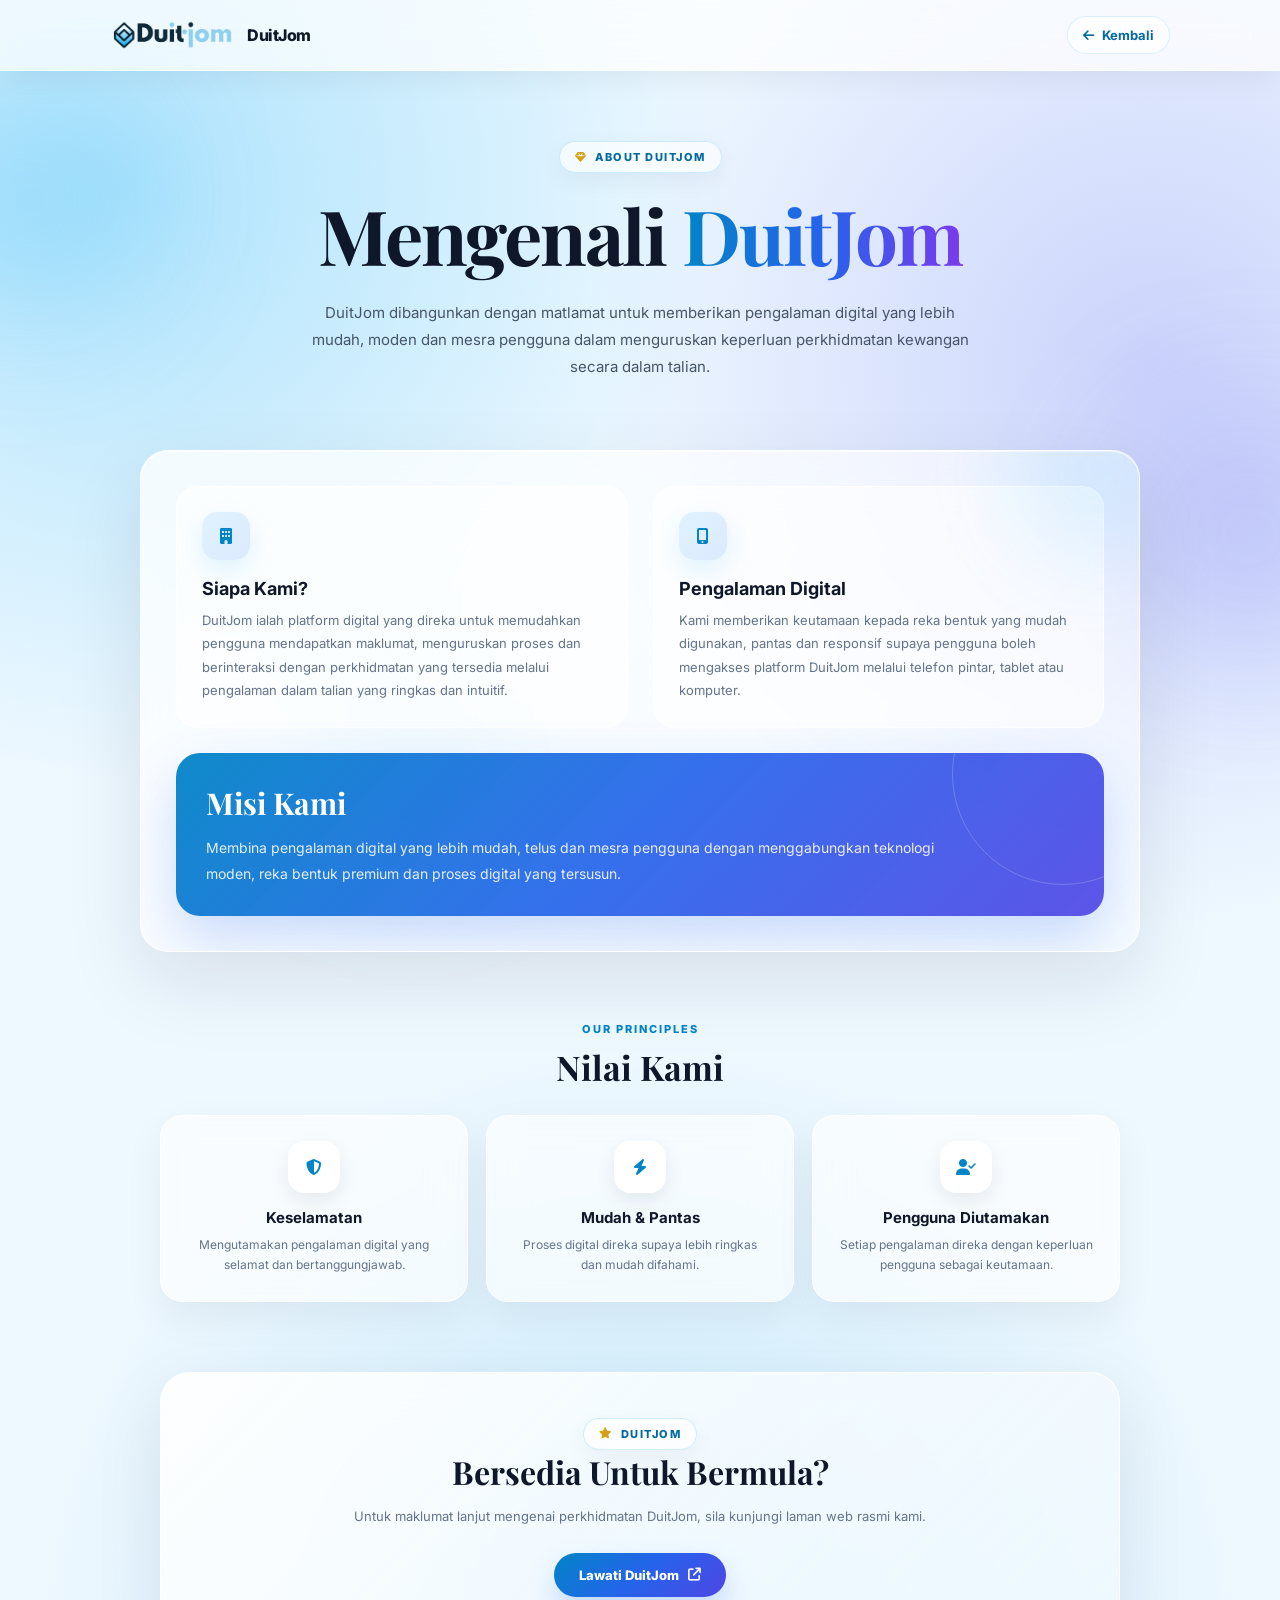
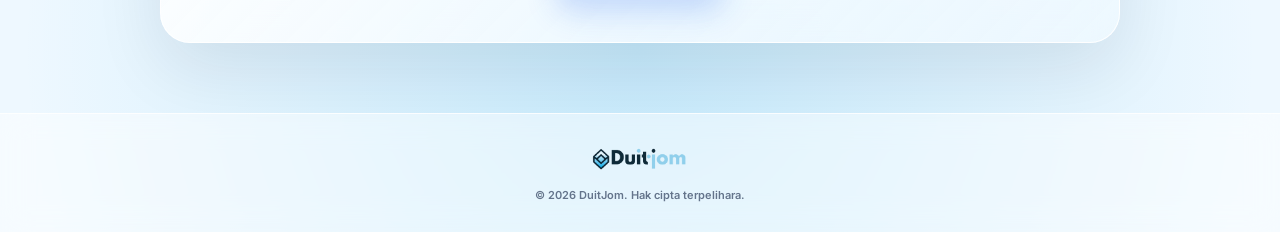
<file: page/about-us.html>
<!DOCTYPE html>
<html lang="ms">
<head>
    <meta charset="UTF-8">
    <meta name="viewport" content="width=device-width, initial-scale=1.0">

    <title>About Us - DuitJom</title>

    <meta
        name="description"
        content="Kenali DuitJom dan pengalaman digital kami dalam menyediakan pengalaman perkhidmatan kewangan yang mudah, moden dan mesra pengguna."
    >

    <!-- Google Font -->
    <link rel="preconnect" href="https://fonts.googleapis.com">
    <link rel="preconnect" href="https://fonts.gstatic.com" crossorigin>
    <link
        href="https://fonts.googleapis.com/css2?family=Inter:wght@400;500;600;700;800&family=Playfair+Display:wght@600;700&display=swap"
        rel="stylesheet"
    >

    <!-- Font Awesome -->
    <link
        rel="stylesheet"
        href="https://cdnjs.cloudflare.com/ajax/libs/font-awesome/6.5.2/css/all.min.css"
    >

    <style>

        /* =====================================================
           GLOBAL
        ===================================================== */

        * {
            box-sizing: border-box;
            margin: 0;
            padding: 0;
        }

        html {
            scroll-behavior: smooth;
        }

        body {
            font-family: "Inter", sans-serif;
            color: #0f172a;
            background:
                radial-gradient(
                    circle at 10% 10%,
                    rgba(56, 189, 248, 0.35),
                    transparent 30%
                ),
                radial-gradient(
                    circle at 90% 20%,
                    rgba(99, 102, 241, 0.25),
                    transparent 30%
                ),
                radial-gradient(
                    circle at 50% 90%,
                    rgba(14, 165, 233, 0.18),
                    transparent 35%
                ),
                #eef8ff;

            min-height: 100vh;
            overflow-x: hidden;
        }

        a {
            text-decoration: none;
            color: inherit;
        }

        /* =====================================================
           BACKGROUND DECORATION
        ===================================================== */

        .background-orb {
            position: fixed;
            border-radius: 50%;
            filter: blur(70px);
            pointer-events: none;
            z-index: -1;
            animation: floatOrb 8s ease-in-out infinite alternate;
        }

        .orb-one {
            width: 220px;
            height: 220px;
            background: rgba(56, 189, 248, 0.25);
            top: 10%;
            left: -80px;
        }

        .orb-two {
            width: 260px;
            height: 260px;
            background: rgba(99, 102, 241, 0.20);
            top: 45%;
            right: -100px;
            animation-delay: 2s;
        }

        .orb-three {
            width: 180px;
            height: 180px;
            background: rgba(14, 165, 233, 0.18);
            bottom: 5%;
            left: 25%;
            animation-delay: 4s;
        }

        @keyframes floatOrb {

            from {
                transform: translateY(-15px) scale(1);
            }

            to {
                transform: translateY(20px) scale(1.08);
            }

        }

        /* =====================================================
           NAVBAR
        ===================================================== */

        .navbar {
            position: sticky;
            top: 0;
            z-index: 100;

            width: 100%;

            background: rgba(255, 255, 255, 0.72);
            backdrop-filter: blur(18px);
            -webkit-backdrop-filter: blur(18px);

            border-bottom: 1px solid rgba(255, 255, 255, 0.8);

            box-shadow:
                0 8px 30px rgba(15, 23, 42, 0.06);
        }

        .navbar-inner {
            max-width: 1100px;
            margin: auto;

            min-height: 70px;

            padding: 0 20px;

            display: flex;
            align-items: center;
            justify-content: space-between;
        }

        .brand {
            display: flex;
            align-items: center;
            gap: 10px;
        }

        .brand img {
            height: 38px;
            width: auto;
            object-fit: contain;
        }

        .brand-text {
            font-weight: 800;
            letter-spacing: -0.5px;
            color: #0f172a;
        }

        .back-button {
            display: inline-flex;
            align-items: center;
            gap: 8px;

            padding: 10px 15px;

            border-radius: 999px;

            background: rgba(255, 255, 255, 0.75);
            border: 1px solid rgba(14, 165, 233, 0.15);

            color: #0369a1;

            font-size: 13px;
            font-weight: 700;

            transition: all 0.25s ease;
        }

        .back-button:hover {
            transform: translateY(-2px);
            background: #ffffff;
            box-shadow: 0 8px 20px rgba(14, 165, 233, 0.15);
        }

        /* =====================================================
           HERO
        ===================================================== */

        .hero {
            max-width: 1100px;
            margin: auto;

            padding: 70px 20px 40px;

            text-align: center;
        }

        .luxury-label {
            display: inline-flex;
            align-items: center;
            gap: 8px;

            padding: 8px 15px;

            border-radius: 999px;

            background: rgba(255, 255, 255, 0.65);
            border: 1px solid rgba(14, 165, 233, 0.18);

            color: #0369a1;

            font-size: 11px;
            font-weight: 800;

            letter-spacing: 1.5px;
            text-transform: uppercase;

            box-shadow: 0 8px 25px rgba(15, 23, 42, 0.05);
        }

        .luxury-label i {
            color: #d4a017;
        }

        .hero h1 {
            margin-top: 22px;

            font-family: "Playfair Display", serif;

            font-size: clamp(42px, 8vw, 76px);

            line-height: 1.05;

            letter-spacing: -2px;

            color: #0f172a;
        }

        .hero h1 span {
            background:
                linear-gradient(
                    90deg,
                    #0284c7,
                    #2563eb,
                    #7c3aed
                );

            -webkit-background-clip: text;
            background-clip: text;

            color: transparent;
        }

        .hero-description {
            max-width: 680px;

            margin: 24px auto 0;

            font-size: 15px;
            line-height: 1.8;

            color: #475569;
        }

        /* =====================================================
           GLASS CARD
        ===================================================== */

        .glass-card {
            position: relative;

            max-width: 1000px;

            margin: 30px auto;

            padding: 35px;

            background:
                linear-gradient(
                    135deg,
                    rgba(255,255,255,0.78),
                    rgba(255,255,255,0.45)
                );

            border: 1px solid rgba(255,255,255,0.85);

            border-radius: 28px;

            backdrop-filter: blur(25px);
            -webkit-backdrop-filter: blur(25px);

            box-shadow:
                0 30px 80px rgba(15, 23, 42, 0.10),
                inset 0 1px 0 rgba(255,255,255,0.9);

            overflow: hidden;
        }

        .glass-card::before {
            content: "";

            position: absolute;

            width: 180px;
            height: 180px;

            border-radius: 50%;

            background: rgba(56, 189, 248, 0.12);

            filter: blur(40px);

            top: -70px;
            right: -50px;

            pointer-events: none;
        }

        /* =====================================================
           ABOUT CONTENT
        ===================================================== */

        .about-grid {
            display: grid;

            grid-template-columns:
                repeat(2, minmax(0, 1fr));

            gap: 25px;
        }

        .about-box {
            padding: 25px;

            border-radius: 22px;

            background: rgba(255,255,255,0.58);

            border: 1px solid rgba(255,255,255,0.85);

            transition:
                transform 0.25s ease,
                box-shadow 0.25s ease;
        }

        .about-box:hover {
            transform: translateY(-5px);

            box-shadow:
                0 20px 45px rgba(15,23,42,0.08);
        }

        .icon-box {
            width: 48px;
            height: 48px;

            display: flex;
            align-items: center;
            justify-content: center;

            border-radius: 15px;

            background:
                linear-gradient(
                    135deg,
                    #e0f2fe,
                    #dbeafe
                );

            color: #0284c7;

            margin-bottom: 18px;

            box-shadow:
                0 10px 25px rgba(14,165,233,0.12);
        }

        .about-box h2 {
            font-size: 18px;
            margin-bottom: 10px;

            color: #0f172a;
        }

        .about-box p {
            font-size: 13px;
            line-height: 1.8;
            color: #64748b;
        }

        /* =====================================================
           MISSION
        ===================================================== */

        .mission {
            margin-top: 25px;

            padding: 30px;

            border-radius: 24px;

            background:
                linear-gradient(
                    135deg,
                    rgba(2,132,199,0.95),
                    rgba(37,99,235,0.92),
                    rgba(79,70,229,0.92)
                );

            color: white;

            position: relative;
            overflow: hidden;

            box-shadow:
                0 25px 55px rgba(37,99,235,0.22);
        }

        .mission::after {
            content: "";

            position: absolute;

            width: 220px;
            height: 220px;

            border-radius: 50%;

            border: 1px solid rgba(255,255,255,0.2);

            right: -70px;
            top: -90px;
        }

        .mission h2 {
            font-family: "Playfair Display", serif;

            font-size: 30px;

            margin-bottom: 12px;
        }

        .mission p {
            max-width: 750px;

            font-size: 14px;

            line-height: 1.8;

            color: rgba(255,255,255,0.88);
        }

        /* =====================================================
           VALUES
        ===================================================== */

        .section-title {
            text-align: center;

            margin: 70px auto 25px;

            padding: 0 20px;
        }

        .section-title small {
            display: block;

            color: #0284c7;

            font-size: 11px;

            font-weight: 800;

            letter-spacing: 2px;

            text-transform: uppercase;

            margin-bottom: 8px;
        }

        .section-title h2 {
            font-family: "Playfair Display", serif;

            font-size: 34px;

            color: #0f172a;
        }

        .values-grid {
            max-width: 1000px;

            margin: auto;

            padding: 0 20px;

            display: grid;

            grid-template-columns:
                repeat(3, minmax(0, 1fr));

            gap: 18px;
        }

        .value-card {
            padding: 25px;

            border-radius: 22px;

            background: rgba(255,255,255,0.62);

            border: 1px solid rgba(255,255,255,0.9);

            backdrop-filter: blur(18px);
            -webkit-backdrop-filter: blur(18px);

            box-shadow:
                0 15px 40px rgba(15,23,42,0.06);

            text-align: center;

            transition: 0.25s ease;
        }

        .value-card:hover {
            transform: translateY(-5px);
        }

        .value-card .value-icon {
            width: 52px;
            height: 52px;

            margin: 0 auto 15px;

            display: flex;
            align-items: center;
            justify-content: center;

            border-radius: 16px;

            background: white;

            color: #0284c7;

            box-shadow:
                0 8px 20px rgba(15,23,42,0.08);
        }

        .value-card h3 {
            font-size: 15px;

            margin-bottom: 8px;
        }

        .value-card p {
            font-size: 12px;

            line-height: 1.7;

            color: #64748b;
        }

        /* =====================================================
           CTA
        ===================================================== */

        .cta {
            max-width: 1000px;

            margin: 70px auto;

            padding: 0 20px;
        }

        .cta-card {
            padding: 45px 25px;

            text-align: center;

            border-radius: 30px;

            background:
                linear-gradient(
                    135deg,
                    rgba(255,255,255,0.9),
                    rgba(240,249,255,0.75)
                );

            border: 1px solid rgba(255,255,255,0.9);

            box-shadow:
                0 25px 70px rgba(15,23,42,0.09);

            backdrop-filter: blur(20px);
            -webkit-backdrop-filter: blur(20px);
        }

        .cta-card h2 {
            font-family: "Playfair Display", serif;

            font-size: 32px;

            margin-bottom: 12px;
        }

        .cta-card p {
            max-width: 600px;

            margin: auto;

            color: #64748b;

            font-size: 13px;

            line-height: 1.8;
        }

        .apply-button {
            display: inline-flex;

            align-items: center;

            justify-content: center;

            gap: 9px;

            margin-top: 25px;

            padding: 14px 25px;

            border-radius: 999px;

            color: white;

            font-size: 13px;

            font-weight: 800;

            background:
                linear-gradient(
                    135deg,
                    #0284c7,
                    #2563eb,
                    #4f46e5
                );

            box-shadow:
                0 15px 30px rgba(37,99,235,0.22);

            transition: 0.25s ease;
        }

        .apply-button:hover {
            transform: translateY(-3px);

            box-shadow:
                0 20px 35px rgba(37,99,235,0.30);
        }

        /* =====================================================
           FOOTER
        ===================================================== */

        footer {
            padding: 30px 20px;

            text-align: center;

            border-top: 1px solid rgba(255,255,255,0.8);

            background: rgba(255,255,255,0.45);

            backdrop-filter: blur(15px);
            -webkit-backdrop-filter: blur(15px);
        }

        footer img {
            height: 30px;

            margin-bottom: 10px;
        }

        footer p {
            font-size: 11px;

            color: #64748b;

            font-weight: 600;
        }

        /* =====================================================
           MOBILE
        ===================================================== */

        @media (max-width: 700px) {

            .navbar-inner {
                min-height: 64px;
            }

            .brand img {
                height: 32px;
            }

            .brand-text {
                display: none;
            }

            .back-button {
                padding: 8px 12px;
                font-size: 11px;
            }

            .hero {
                padding-top: 50px;
            }

            .hero h1 {
                font-size: 48px;
                letter-spacing: -1.5px;
            }

            .hero-description {
                font-size: 13px;
            }

            .glass-card {
                margin-left: 15px;
                margin-right: 15px;

                padding: 18px;

                border-radius: 22px;
            }

            .about-grid {
                grid-template-columns: 1fr;
            }

            .values-grid {
                grid-template-columns: 1fr;
            }

            .mission {
                padding: 25px;
            }

            .mission h2 {
                font-size: 26px;
            }

            .section-title {
                margin-top: 55px;
            }

            .cta {
                margin-top: 55px;
            }

        }

    </style>
</head>

<body>

<!-- =====================================================
     BACKGROUND ORBS
===================================================== -->

<div class="background-orb orb-one"></div>
<div class="background-orb orb-two"></div>
<div class="background-orb orb-three"></div>


<!-- =====================================================
     NAVBAR
===================================================== -->

<header class="navbar">

    <div class="navbar-inner">

        <a href="../index.html" class="brand">

            <img
                src="../IMG_6715.png"
                alt="DuitJom Logo"
            >

            <span class="brand-text">
                DuitJom
            </span>

        </a>


        <a
            href="../index.html"
            class="back-button"
        >

            <i class="fas fa-arrow-left"></i>

            Kembali

        </a>

    </div>

</header>


<!-- =====================================================
     HERO
===================================================== -->

<section class="hero">

    <div class="luxury-label">

        <i class="fas fa-gem"></i>

        ABOUT DUITJOM

    </div>


    <h1>

        Mengenali
        <span>DuitJom</span>

    </h1>


    <p class="hero-description">

        DuitJom dibangunkan dengan matlamat untuk memberikan
        pengalaman digital yang lebih mudah, moden dan mesra
        pengguna dalam menguruskan keperluan perkhidmatan
        kewangan secara dalam talian.

    </p>

</section>


<!-- =====================================================
     ABOUT CONTENT
===================================================== -->

<div class="glass-card">

    <div class="about-grid">


        <!-- OUR STORY -->

        <div class="about-box">

            <div class="icon-box">

                <i class="fas fa-building"></i>

            </div>

            <h2>
                Siapa Kami?
            </h2>

            <p>

                DuitJom ialah platform digital yang direka untuk
                memudahkan pengguna mendapatkan maklumat,
                menguruskan proses dan berinteraksi dengan
                perkhidmatan yang tersedia melalui pengalaman
                dalam talian yang ringkas dan intuitif.

            </p>

        </div>


        <!-- DIGITAL EXPERIENCE -->

        <div class="about-box">

            <div class="icon-box">

                <i class="fas fa-mobile-screen-button"></i>

            </div>

            <h2>
                Pengalaman Digital
            </h2>

            <p>

                Kami memberikan keutamaan kepada reka bentuk
                yang mudah digunakan, pantas dan responsif supaya
                pengguna boleh mengakses platform DuitJom melalui
                telefon pintar, tablet atau komputer.

            </p>

        </div>


    </div>


    <!-- =================================================
         MISSION
    ================================================== -->

    <div class="mission">

        <h2>
            Misi Kami
        </h2>

        <p>

            Membina pengalaman digital yang lebih mudah,
            telus dan mesra pengguna dengan menggabungkan
            teknologi moden, reka bentuk premium dan proses
            digital yang tersusun.

        </p>

    </div>

</div>


<!-- =====================================================
     OUR VALUES
===================================================== -->

<div class="section-title">

    <small>
        Our Principles
    </small>

    <h2>
        Nilai Kami
    </h2>

</div>


<div class="values-grid">


    <!-- VALUE 1 -->

    <div class="value-card">

        <div class="value-icon">

            <i class="fas fa-shield-halved"></i>

        </div>

        <h3>
            Keselamatan
        </h3>

        <p>

            Mengutamakan pengalaman digital yang
            selamat dan bertanggungjawab.

        </p>

    </div>


    <!-- VALUE 2 -->

    <div class="value-card">

        <div class="value-icon">

            <i class="fas fa-bolt"></i>

        </div>

        <h3>
            Mudah & Pantas
        </h3>

        <p>

            Proses digital direka supaya lebih
            ringkas dan mudah difahami.

        </p>

    </div>


    <!-- VALUE 3 -->

    <div class="value-card">

        <div class="value-icon">

            <i class="fas fa-user-check"></i>

        </div>

        <h3>
            Pengguna Diutamakan
        </h3>

        <p>

            Setiap pengalaman direka dengan
            keperluan pengguna sebagai keutamaan.

        </p>

    </div>


</div>


<!-- =====================================================
     CTA
===================================================== -->

<section class="cta">

    <div class="cta-card">

        <div class="luxury-label">

            <i class="fas fa-star"></i>

            DUITJOM

        </div>


        <h2>

            Bersedia Untuk Bermula?

        </h2>


        <p>

            Untuk maklumat lanjut mengenai perkhidmatan
            DuitJom, sila kunjungi laman web rasmi kami.

        </p>


        <a
            href="https://www.duitjom.com"
            target="_blank"
            rel="noopener noreferrer"
            class="apply-button"
        >

            Lawati DuitJom

            <i class="fas fa-arrow-up-right-from-square"></i>

        </a>

    </div>

</section>


<!-- =====================================================
     FOOTER
===================================================== -->

<footer>

    <img
        src="../IMG_6715.png"
        alt="DuitJom"
    >

    <p>

        &copy; 2026 DuitJom. Hak cipta terpelihara.

    </p>

</footer>


</body>
</html>
</file>
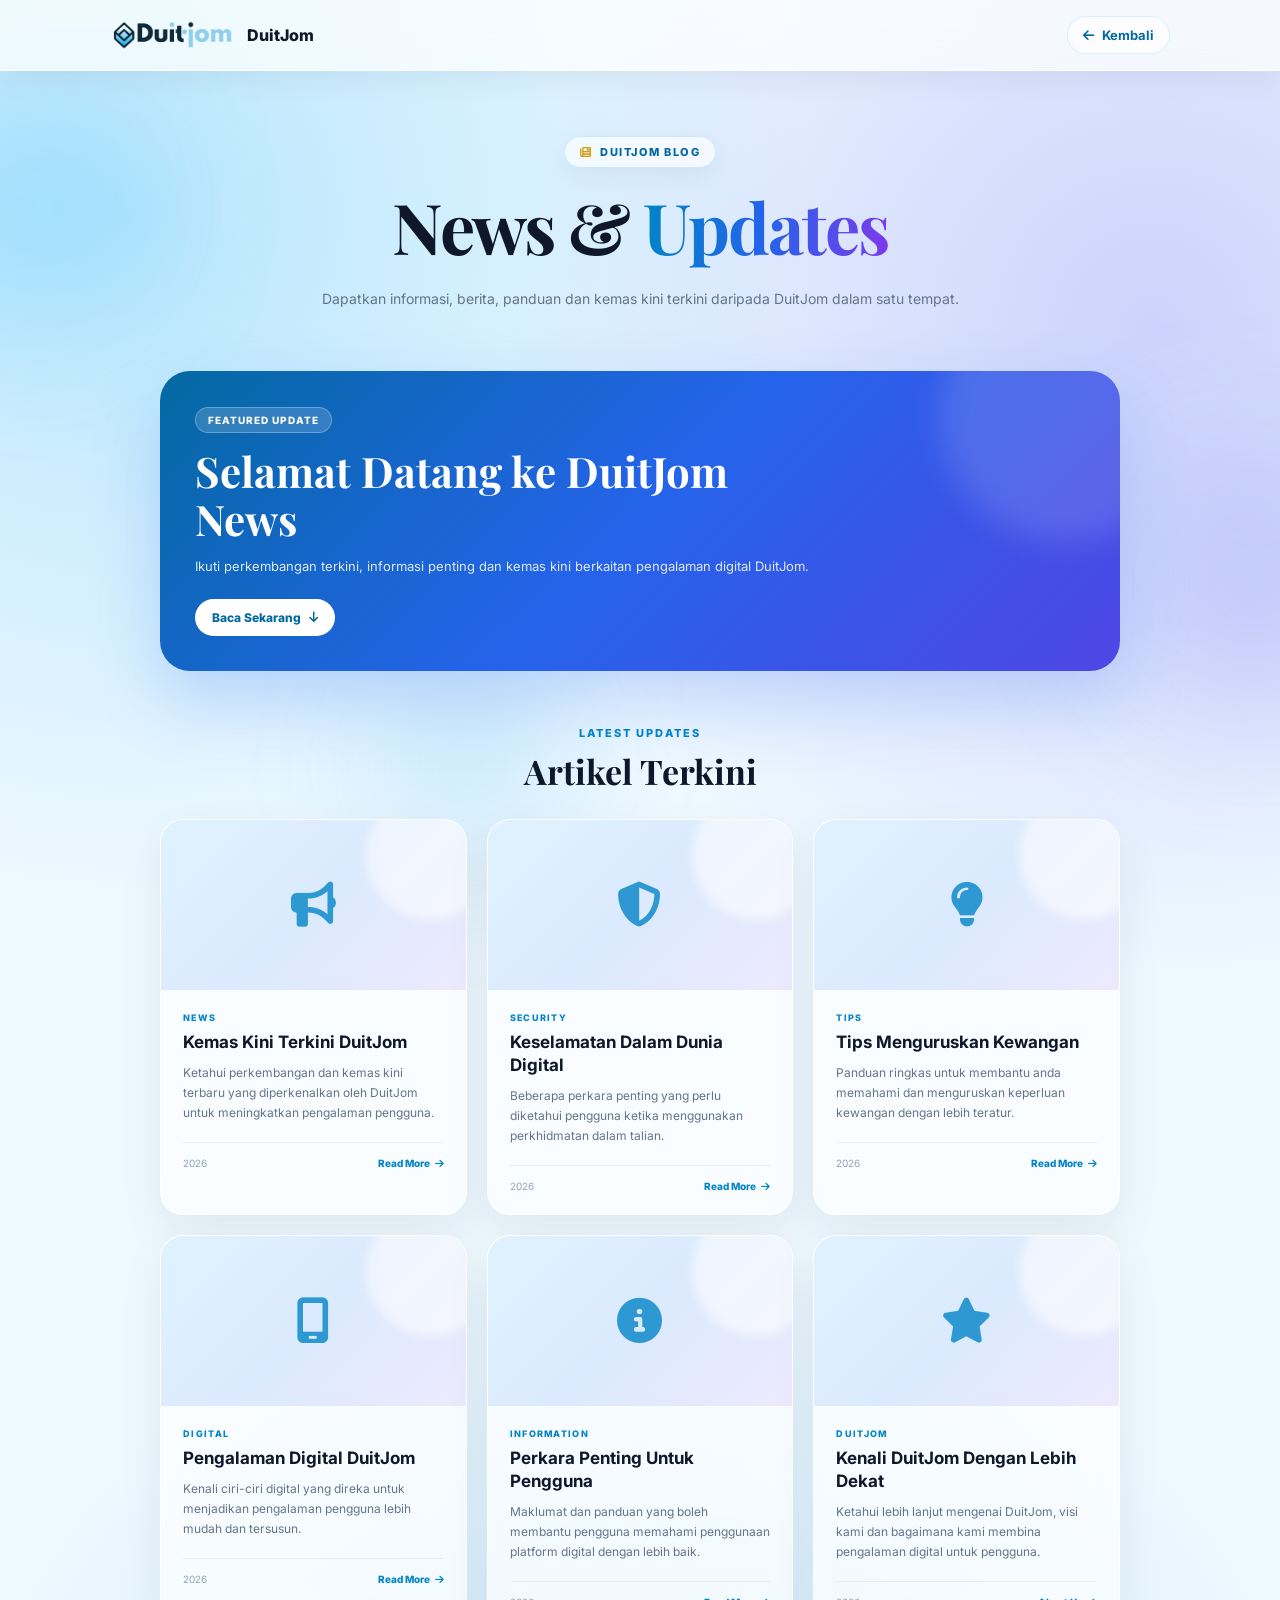
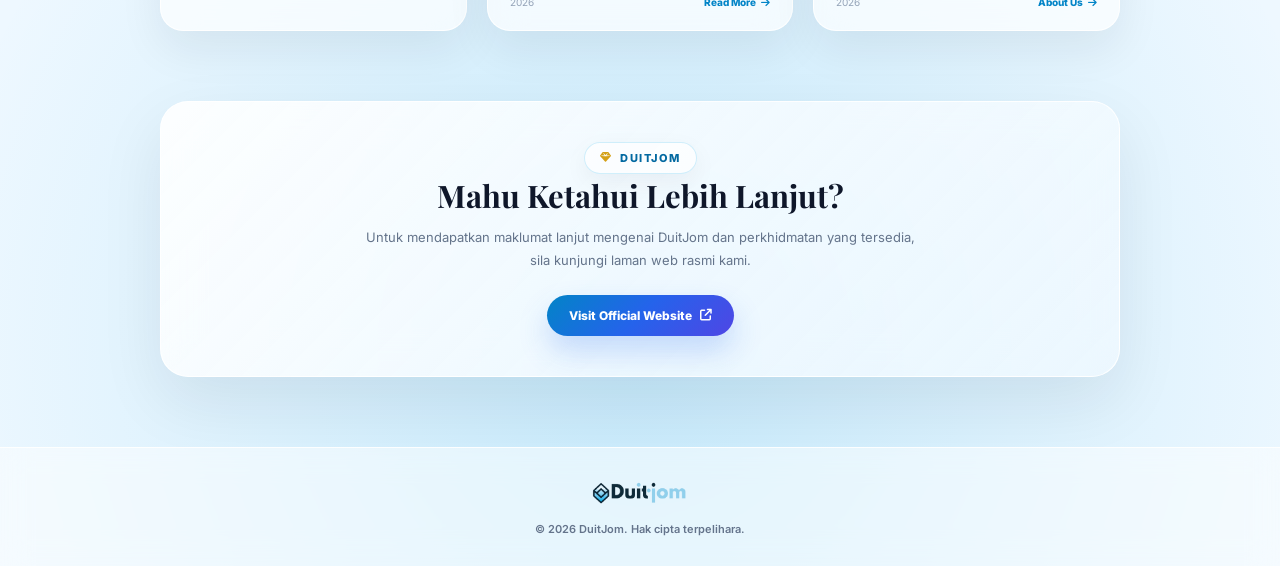
<file: page/blog.html>
<!DOCTYPE html>
<html lang="ms">
<head>

    <meta charset="UTF-8">

    <meta
        name="viewport"
        content="width=device-width, initial-scale=1.0"
    >

    <title>Blog & News - DuitJom</title>

    <meta
        name="description"
        content="Dapatkan berita, kemas kini dan informasi terkini daripada DuitJom."
    >

    <!-- GOOGLE FONT -->
    <link rel="preconnect" href="https://fonts.googleapis.com">

    <link
        rel="preconnect"
        href="https://fonts.gstatic.com"
        crossorigin
    >

    <link
        href="https://fonts.googleapis.com/css2?family=Inter:wght@400;500;600;700;800&family=Playfair+Display:wght@600;700&display=swap"
        rel="stylesheet"
    >

    <!-- FONT AWESOME -->
    <link
        rel="stylesheet"
        href="https://cdnjs.cloudflare.com/ajax/libs/font-awesome/6.5.2/css/all.min.css"
    >


<style>

/* =====================================================
   RESET
===================================================== */

* {
    margin: 0;
    padding: 0;
    box-sizing: border-box;
}

html {
    scroll-behavior: smooth;
}

body {

    font-family: "Inter", sans-serif;

    color: #0f172a;

    min-height: 100vh;

    background:

        radial-gradient(
            circle at 10% 10%,
            rgba(56,189,248,0.30),
            transparent 30%
        ),

        radial-gradient(
            circle at 90% 15%,
            rgba(99,102,241,0.25),
            transparent 30%
        ),

        radial-gradient(
            circle at 50% 90%,
            rgba(14,165,233,0.18),
            transparent 35%
        ),

        #eef8ff;

    overflow-x: hidden;
}

a {
    text-decoration: none;
    color: inherit;
}


/* =====================================================
   BACKGROUND ORBS
===================================================== */

.background-orb {

    position: fixed;

    border-radius: 50%;

    filter: blur(70px);

    pointer-events: none;

    z-index: -1;

    animation:
        floatingOrb
        8s
        ease-in-out
        infinite
        alternate;
}

.orb-one {

    width: 230px;
    height: 230px;

    background: rgba(56,189,248,0.24);

    top: 10%;
    left: -90px;
}

.orb-two {

    width: 270px;
    height: 270px;

    background: rgba(99,102,241,0.20);

    top: 50%;
    right: -110px;

    animation-delay: 2s;
}

.orb-three {

    width: 180px;
    height: 180px;

    background: rgba(14,165,233,0.18);

    bottom: 5%;
    left: 30%;

    animation-delay: 4s;
}

@keyframes floatingOrb {

    from {
        transform:
            translateY(-15px)
            scale(1);
    }

    to {
        transform:
            translateY(20px)
            scale(1.08);
    }

}


/* =====================================================
   NAVBAR
===================================================== */

.navbar {

    position: sticky;

    top: 0;

    z-index: 100;

    background:
        rgba(255,255,255,0.72);

    backdrop-filter: blur(18px);

    -webkit-backdrop-filter: blur(18px);

    border-bottom:
        1px solid
        rgba(255,255,255,0.8);

    box-shadow:
        0 8px 30px
        rgba(15,23,42,0.06);
}

.navbar-inner {

    max-width: 1100px;

    min-height: 70px;

    margin: auto;

    padding: 0 20px;

    display: flex;

    align-items: center;

    justify-content: space-between;
}

.brand {

    display: flex;

    align-items: center;

    gap: 10px;
}

.brand img {

    height: 38px;

    width: auto;

    object-fit: contain;
}

.brand-name {

    font-weight: 800;

    color: #0f172a;
}

.back-button {

    display: inline-flex;

    align-items: center;

    gap: 8px;

    padding: 10px 15px;

    border-radius: 999px;

    background:
        rgba(255,255,255,0.75);

    border:
        1px solid
        rgba(14,165,233,0.15);

    color: #0369a1;

    font-size: 13px;

    font-weight: 700;

    transition: 0.25s ease;
}

.back-button:hover {

    transform:
        translateY(-2px);

    background: white;

    box-shadow:
        0 8px 20px
        rgba(14,165,233,0.15);
}


/* =====================================================
   HERO
===================================================== */

.hero {

    max-width: 1000px;

    margin: auto;

    padding:
        65px
        20px
        35px;

    text-align: center;
}

.luxury-label {

    display: inline-flex;

    align-items: center;

    gap: 8px;

    padding:
        8px
        15px;

    border-radius: 999px;

    background:
        rgba(255,255,255,0.68);

    border:
        1px solid
        rgba(14,165,233,0.18);

    color: #0369a1;

    font-size: 11px;

    font-weight: 800;

    letter-spacing: 1.5px;

    text-transform: uppercase;

    box-shadow:
        0 8px 25px
        rgba(15,23,42,0.05);
}

.luxury-label i {

    color: #d4a017;
}

.hero h1 {

    margin-top: 22px;

    font-family:
        "Playfair Display",
        serif;

    font-size:
        clamp(
            42px,
            8vw,
            70px
        );

    line-height: 1.05;

    letter-spacing: -2px;
}

.hero h1 span {

    background:

        linear-gradient(
            90deg,
            #0284c7,
            #2563eb,
            #7c3aed
        );

    -webkit-background-clip: text;

    background-clip: text;

    color: transparent;
}

.hero-description {

    max-width: 650px;

    margin:
        22px
        auto
        0;

    color: #64748b;

    font-size: 14px;

    line-height: 1.8;
}


/* =====================================================
   FEATURED ARTICLE
===================================================== */

.featured {

    max-width: 1000px;

    margin:
        25px
        auto
        45px;

    padding:
        0
        20px;
}

.featured-card {

    position: relative;

    overflow: hidden;

    min-height: 300px;

    border-radius: 30px;

    background:

        linear-gradient(
            135deg,
            #0369a1,
            #2563eb,
            #4f46e5
        );

    box-shadow:
        0 30px 70px
        rgba(37,99,235,0.22);

    display: flex;

    align-items: flex-end;
}

.featured-glow {

    position: absolute;

    width: 250px;
    height: 250px;

    border-radius: 50%;

    background:
        rgba(255,255,255,0.13);

    filter: blur(15px);

    right: -70px;
    top: -80px;
}

.featured-content {

    position: relative;

    z-index: 2;

    padding: 35px;

    max-width: 700px;

    color: white;
}

.featured-badge {

    display: inline-block;

    padding:
        6px
        12px;

    border-radius: 999px;

    background:
        rgba(255,255,255,0.16);

    border:
        1px solid
        rgba(255,255,255,0.25);

    font-size: 10px;

    font-weight: 800;

    letter-spacing: 1px;

    text-transform: uppercase;

    margin-bottom: 14px;
}

.featured-content h2 {

    font-family:
        "Playfair Display",
        serif;

    font-size:
        clamp(
            27px,
            5vw,
            42px
        );

    line-height: 1.15;

    margin-bottom: 12px;
}

.featured-content p {

    color:
        rgba(255,255,255,0.85);

    font-size: 13px;

    line-height: 1.8;
}

.read-featured {

    display: inline-flex;

    align-items: center;

    gap: 8px;

    margin-top: 20px;

    padding:
        11px
        17px;

    border-radius: 999px;

    background: white;

    color: #0369a1;

    font-size: 12px;

    font-weight: 800;

    transition: 0.25s ease;
}

.read-featured:hover {

    transform:
        translateY(-2px);

    box-shadow:
        0 10px 25px
        rgba(0,0,0,0.15);
}


/* =====================================================
   SECTION TITLE
===================================================== */

.section-title {

    text-align: center;

    margin:
        55px
        auto
        25px;

    padding:
        0
        20px;
}

.section-title small {

    display: block;

    color: #0284c7;

    font-size: 11px;

    font-weight: 800;

    letter-spacing: 2px;

    text-transform: uppercase;

    margin-bottom: 8px;
}

.section-title h2 {

    font-family:
        "Playfair Display",
        serif;

    font-size: 34px;
}


/* =====================================================
   BLOG GRID
===================================================== */

.blog-grid {

    max-width: 1000px;

    margin: auto;

    padding:
        0
        20px;

    display: grid;

    grid-template-columns:
        repeat(
            3,
            minmax(0,1fr)
        );

    gap: 20px;
}


/* =====================================================
   BLOG CARD
===================================================== */

.blog-card {

    overflow: hidden;

    border-radius: 23px;

    background:
        rgba(255,255,255,0.67);

    border:
        1px solid
        rgba(255,255,255,0.9);

    backdrop-filter:
        blur(18px);

    -webkit-backdrop-filter:
        blur(18px);

    box-shadow:
        0 18px 45px
        rgba(15,23,42,0.07);

    transition:
        transform
        0.25s ease,
        box-shadow
        0.25s ease;
}

.blog-card:hover {

    transform:
        translateY(-6px);

    box-shadow:
        0 25px 55px
        rgba(15,23,42,0.11);
}


/* =====================================================
   BLOG IMAGE PLACEHOLDER
===================================================== */

.blog-image {

    height: 170px;

    display: flex;

    align-items: center;

    justify-content: center;

    position: relative;

    overflow: hidden;

    background:

        linear-gradient(
            135deg,
            #e0f2fe,
            #dbeafe,
            #ede9fe
        );
}

.blog-image::before {

    content: "";

    position: absolute;

    width: 130px;
    height: 130px;

    border-radius: 50%;

    background:
        rgba(255,255,255,0.55);

    filter: blur(5px);

    right: -30px;
    top: -30px;
}

.blog-image i {

    position: relative;

    z-index: 2;

    font-size: 45px;

    color: #0284c7;

    opacity: 0.8;
}


/* =====================================================
   BLOG CONTENT
===================================================== */

.blog-content {

    padding: 22px;
}

.blog-category {

    font-size: 9px;

    font-weight: 800;

    color: #0284c7;

    letter-spacing: 1.3px;

    text-transform: uppercase;
}

.blog-content h3 {

    font-size: 17px;

    line-height: 1.35;

    margin:
        8px
        0
        9px;
}

.blog-content p {

    color: #64748b;

    font-size: 12px;

    line-height: 1.7;
}

.blog-meta {

    margin-top: 18px;

    padding-top: 14px;

    border-top:
        1px solid
        rgba(148,163,184,0.15);

    display: flex;

    align-items: center;

    justify-content: space-between;
}

.blog-date {

    font-size: 10px;

    color: #94a3b8;
}

.read-more {

    display: inline-flex;

    align-items: center;

    gap: 5px;

    color: #0284c7;

    font-size: 10px;

    font-weight: 800;
}


/* =====================================================
   NEWSLETTER
===================================================== */

.newsletter {

    max-width: 1000px;

    margin:
        70px
        auto;

    padding:
        0
        20px;
}

.newsletter-card {

    padding:
        40px
        25px;

    text-align: center;

    border-radius: 28px;

    background:

        linear-gradient(
            135deg,
            rgba(255,255,255,0.88),
            rgba(240,249,255,0.75)
        );

    border:
        1px solid
        rgba(255,255,255,0.9);

    box-shadow:
        0 25px 65px
        rgba(15,23,42,0.08);

    backdrop-filter:
        blur(20px);

    -webkit-backdrop-filter:
        blur(20px);
}

.newsletter-card h2 {

    font-family:
        "Playfair Display",
        serif;

    font-size: 31px;

    margin-bottom: 10px;
}

.newsletter-card p {

    max-width: 570px;

    margin: auto;

    color: #64748b;

    font-size: 13px;

    line-height: 1.8;
}


/* =====================================================
   CTA BUTTON
===================================================== */

.website-button {

    display: inline-flex;

    align-items: center;

    justify-content: center;

    gap: 8px;

    margin-top: 22px;

    padding:
        13px
        22px;

    border-radius: 999px;

    color: white;

    background:

        linear-gradient(
            135deg,
            #0284c7,
            #2563eb,
            #4f46e5
        );

    font-size: 12px;

    font-weight: 800;

    box-shadow:
        0 15px 30px
        rgba(37,99,235,0.22);

    transition: 0.25s ease;
}

.website-button:hover {

    transform:
        translateY(-3px);

    box-shadow:
        0 20px 35px
        rgba(37,99,235,0.30);
}


/* =====================================================
   FOOTER
===================================================== */

footer {

    padding:
        30px
        20px;

    text-align: center;

    background:
        rgba(255,255,255,0.48);

    border-top:
        1px solid
        rgba(255,255,255,0.85);

    backdrop-filter:
        blur(15px);

    -webkit-backdrop-filter:
        blur(15px);
}

footer img {

    height: 30px;

    margin-bottom: 10px;
}

footer p {

    color: #64748b;

    font-size: 11px;

    font-weight: 600;
}


/* =====================================================
   MOBILE
===================================================== */

@media (max-width: 750px) {

    .navbar-inner {

        min-height: 64px;
    }

    .brand img {

        height: 32px;
    }

    .brand-name {

        display: none;
    }

    .back-button {

        font-size: 11px;

        padding:
            8px
            12px;
    }

    .hero {

        padding-top: 50px;
    }

    .hero h1 {

        font-size: 48px;

        letter-spacing: -1.5px;
    }

    .hero-description {

        font-size: 13px;
    }

    .featured {

        margin-top: 15px;
    }

    .featured-card {

        min-height: 330px;

        border-radius: 24px;
    }

    .featured-content {

        padding: 25px;
    }

    .featured-content h2 {

        font-size: 30px;
    }

    .blog-grid {

        grid-template-columns: 1fr;

        gap: 18px;
    }

    .blog-image {

        height: 190px;
    }

    .newsletter {

        margin-top: 55px;
    }

}


/* =====================================================
   VERY SMALL SCREEN
===================================================== */

@media (max-width: 380px) {

    .hero h1 {

        font-size: 42px;
    }

    .featured-content h2 {

        font-size: 27px;
    }

}

</style>

</head>


<body>


<!-- =====================================================
     BACKGROUND
===================================================== -->

<div class="background-orb orb-one"></div>

<div class="background-orb orb-two"></div>

<div class="background-orb orb-three"></div>


<!-- =====================================================
     NAVBAR
===================================================== -->

<header class="navbar">

    <div class="navbar-inner">


        <a
            href="../index.html"
            class="brand"
        >

            <img
                src="../IMG_6715.png"
                alt="DuitJom Logo"
            >

            <span class="brand-name">
                DuitJom
            </span>

        </a>


        <a
            href="../index.html"
            class="back-button"
        >

            <i class="fas fa-arrow-left"></i>

            Kembali

        </a>


    </div>

</header>


<!-- =====================================================
     HERO
===================================================== -->

<section class="hero">


    <div class="luxury-label">

        <i class="fas fa-newspaper"></i>

        DUITJOM BLOG

    </div>


    <h1>

        News &
        <span>Updates</span>

    </h1>


    <p class="hero-description">

        Dapatkan informasi, berita, panduan dan kemas kini
        terkini daripada DuitJom dalam satu tempat.

    </p>


</section>


<!-- =====================================================
     FEATURED ARTICLE
===================================================== -->

<section class="featured">


    <div class="featured-card">


        <div class="featured-glow"></div>


        <div class="featured-content">


            <div class="featured-badge">

                Featured Update

            </div>


            <h2>

                Selamat Datang ke
                DuitJom News

            </h2>


            <p>

                Ikuti perkembangan terkini, informasi penting
                dan kemas kini berkaitan pengalaman digital
                DuitJom.

            </p>


            <a
                href="#latest"
                class="read-featured"
            >

                Baca Sekarang

                <i class="fas fa-arrow-down"></i>

            </a>


        </div>

    </div>

</section>


<!-- =====================================================
     LATEST ARTICLES
===================================================== -->

<section id="latest">


    <div class="section-title">


        <small>
            Latest Updates
        </small>


        <h2>
            Artikel Terkini
        </h2>


    </div>


    <div class="blog-grid">


        <!-- =================================================
             ARTICLE 1
        ================================================== -->

        <article class="blog-card">


            <div class="blog-image">

                <i class="fas fa-bullhorn"></i>

            </div>


            <div class="blog-content">


                <div class="blog-category">

                    NEWS

                </div>


                <h3>

                    Kemas Kini Terkini DuitJom

                </h3>


                <p>

                    Ketahui perkembangan dan kemas kini
                    terbaru yang diperkenalkan oleh DuitJom
                    untuk meningkatkan pengalaman pengguna.

                </p>


                <div class="blog-meta">


                    <span class="blog-date">

                        2026

                    </span>


                    <a
                        href="https://www.duitjom.com/" target="_blank" rel="noopener noreferrer"
                        class="read-more"
                    >

                        Read More

                        <i class="fas fa-arrow-right"></i>

                    </a>


                </div>


            </div>


        </article>


        <!-- =================================================
             ARTICLE 2
        ================================================== -->

        <article class="blog-card">


            <div class="blog-image">

                <i class="fas fa-shield-halved"></i>

            </div>


            <div class="blog-content">


                <div class="blog-category">

                    SECURITY

                </div>


                <h3>

                    Keselamatan Dalam Dunia Digital

                </h3>


                <p>

                    Beberapa perkara penting yang perlu
                    diketahui pengguna ketika menggunakan
                    perkhidmatan dalam talian.

                </p>


                <div class="blog-meta">


                    <span class="blog-date">

                        2026

                    </span>


                    <a
                        href="https://www.duitjom.com/" target="_blank" rel="noopener noreferrer"
                        class="read-more"
                    >

                        Read More

                        <i class="fas fa-arrow-right"></i>

                    </a>


                </div>


            </div>


        </article>


        <!-- =================================================
             ARTICLE 3
        ================================================== -->

        <article class="blog-card">


            <div class="blog-image">

                <i class="fas fa-lightbulb"></i>

            </div>


            <div class="blog-content">


                <div class="blog-category">

                    TIPS

                </div>


                <h3>

                    Tips Menguruskan Kewangan

                </h3>


                <p>

                    Panduan ringkas untuk membantu anda
                    memahami dan menguruskan keperluan
                    kewangan dengan lebih teratur.

                </p>


                <div class="blog-meta">


                    <span class="blog-date">

                        2026

                    </span>


                    <a
                        href="https://www.duitjom.com/" target="_blank" rel="noopener noreferrer"
                        class="read-more"
                    >

                        Read More

                        <i class="fas fa-arrow-right"></i>

                    </a>


                </div>


            </div>


        </article>


        <!-- =================================================
             ARTICLE 4
        ================================================== -->

        <article class="blog-card">


            <div class="blog-image">

                <i class="fas fa-mobile-screen"></i>

            </div>


            <div class="blog-content">


                <div class="blog-category">

                    DIGITAL

                </div>


                <h3>

                    Pengalaman Digital DuitJom

                </h3>


                <p>

                    Kenali ciri-ciri digital yang direka
                    untuk menjadikan pengalaman pengguna
                    lebih mudah dan tersusun.

                </p>


                <div class="blog-meta">


                    <span class="blog-date">

                        2026

                    </span>


                    <a
                        href="https://www.duitjom.com/" target="_blank" rel="noopener noreferrer"
                        class="read-more"
                    >

                        Read More

                        <i class="fas fa-arrow-right"></i>

                    </a>


                </div>


            </div>


        </article>


        <!-- =================================================
             ARTICLE 5
        ================================================== -->

        <article class="blog-card">


            <div class="blog-image">

                <i class="fas fa-circle-info"></i>

            </div>


            <div class="blog-content">


                <div class="blog-category">

                    INFORMATION

                </div>


                <h3>

                    Perkara Penting Untuk Pengguna

                </h3>


                <p>

                    Maklumat dan panduan yang boleh membantu
                    pengguna memahami penggunaan platform
                    digital dengan lebih baik.

                </p>


                <div class="blog-meta">


                    <span class="blog-date">

                        2026

                    </span>


                    <a
                        href="https://www.duitjom.com/" target="_blank" rel="noopener noreferrer"
                        class="read-more"
                    >

                        Read More

                        <i class="fas fa-arrow-right"></i>

                    </a>


                </div>


            </div>


        </article>


        <!-- =================================================
             ARTICLE 6
        ================================================== -->

        <article class="blog-card">


            <div class="blog-image">

                <i class="fas fa-star"></i>

            </div>


            <div class="blog-content">


                <div class="blog-category">

                    DUITJOM

                </div>


                <h3>

                    Kenali DuitJom Dengan Lebih Dekat

                </h3>


                <p>

                    Ketahui lebih lanjut mengenai DuitJom,
                    visi kami dan bagaimana kami membina
                    pengalaman digital untuk pengguna.

                </p>


                <div class="blog-meta">


                    <span class="blog-date">

                        2026

                    </span>


                    <a
                        href="about-us.html"
                        class="read-more"
                    >

                        About Us

                        <i class="fas fa-arrow-right"></i>

                    </a>


                </div>


            </div>


        </article>


    </div>

</section>


<!-- =====================================================
     VISIT WEBSITE
===================================================== -->

<section class="newsletter">


    <div class="newsletter-card">


        <div class="luxury-label">

            <i class="fas fa-gem"></i>

            DUITJOM

        </div>


        <h2>

            Mahu Ketahui Lebih Lanjut?

        </h2>


        <p>

            Untuk mendapatkan maklumat lanjut mengenai
            DuitJom dan perkhidmatan yang tersedia,
            sila kunjungi laman web rasmi kami.

        </p>


        <a
            href="https://www.duitjom.com"
            target="_blank"
            rel="noopener noreferrer"
            class="website-button"
        >

            Visit Official Website

            <i class="fas fa-arrow-up-right-from-square"></i>

        </a>


    </div>

</section>


<!-- =====================================================
     FOOTER
===================================================== -->

<footer>


    <img
        src="../IMG_6715.png"
        alt="DuitJom Logo"
    >


    <p>

        &copy; 2026 DuitJom.
        Hak cipta terpelihara.

    </p>


</footer>


</body>

</html>
</file>
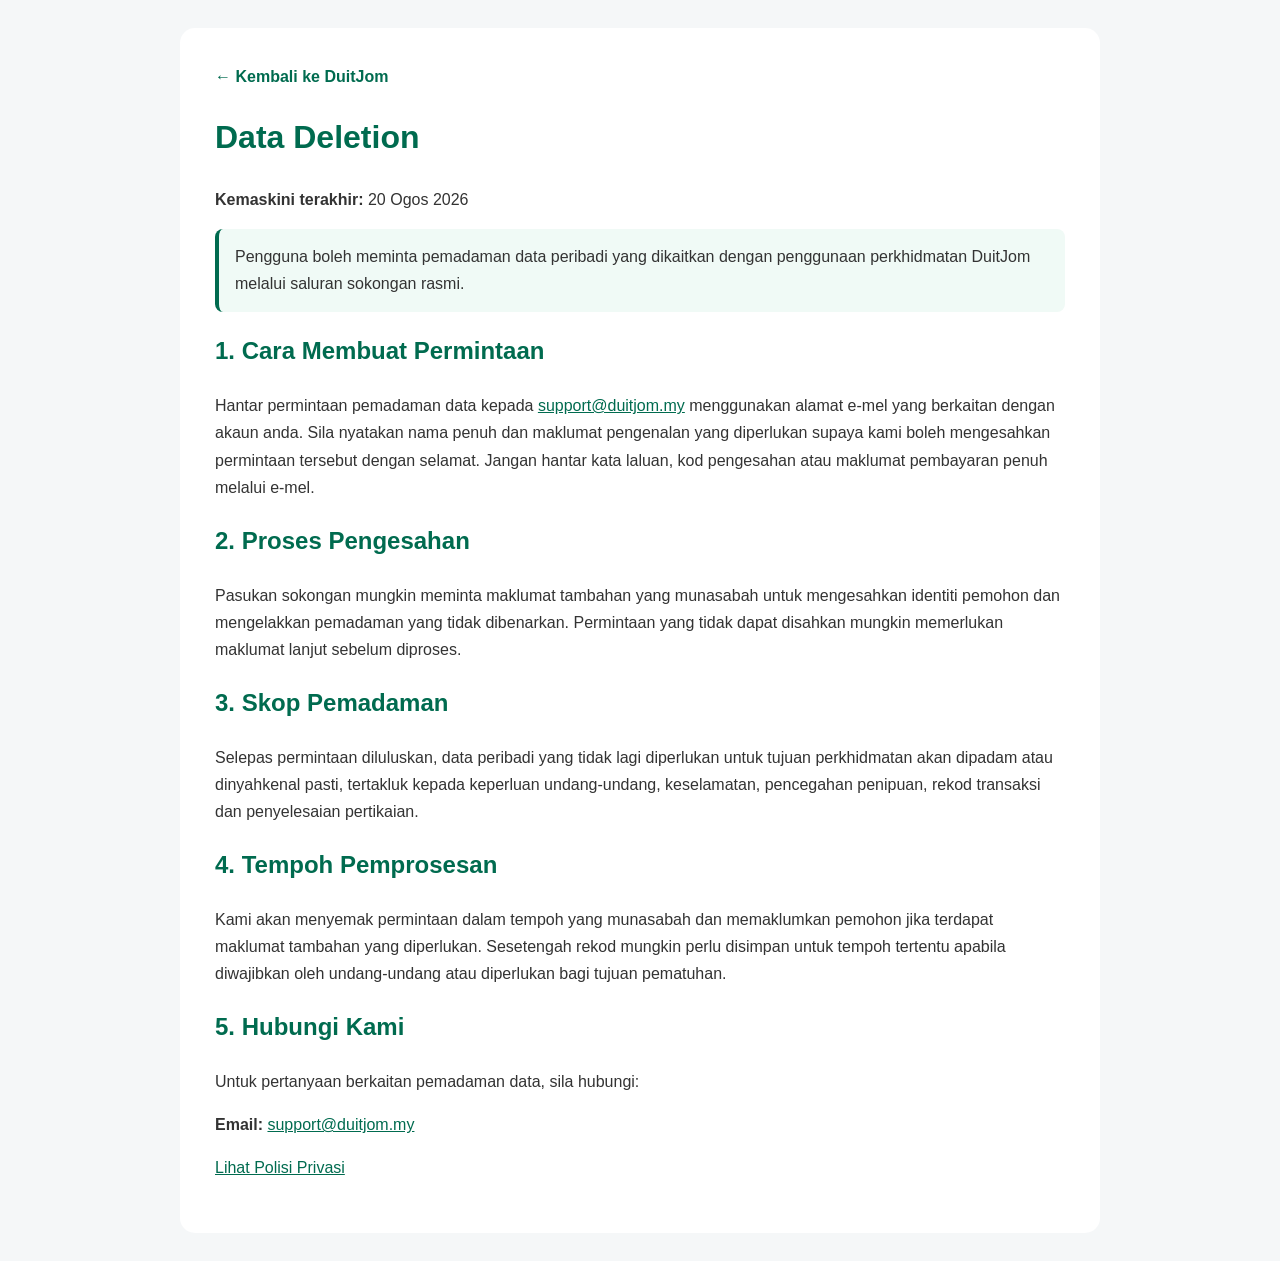
<file: page/data-deletion.html>
<!DOCTYPE html>
<html lang="ms">
<head>
<meta charset="UTF-8">
<meta name="viewport" content="width=device-width, initial-scale=1.0">
<title>Data Deletion - DuitJom</title>
<style>
body {
    font-family: Arial, sans-serif;
    background: #f5f7f8;
    color: #333;
    line-height: 1.7;
    padding: 20px;
}
.container {
    max-width: 850px;
    margin: auto;
    background: #fff;
    padding: 35px;
    border-radius: 15px;
}
h1, h2 {
    color: #006b4f;
}
h1 {
    margin-top: 0;
}
a {
    color: #006b4f;
}
.back-link {
    display: inline-block;
    margin-bottom: 20px;
    font-weight: 700;
    text-decoration: none;
}
.notice {
    background: #f0faf6;
    border-left: 4px solid #006b4f;
    padding: 14px 16px;
    border-radius: 8px;
}
@media (max-width: 600px) {
    body { padding: 12px; }
    .container { padding: 24px 20px; }
}
</style>
</head>
<body>
<div class="container">
<a class="back-link" href="../index.html">← Kembali ke DuitJom</a>
<h1>Data Deletion</h1>
<p><strong>Kemaskini terakhir:</strong> 20 Ogos 2026</p>

<div class="notice">
    Pengguna boleh meminta pemadaman data peribadi yang dikaitkan dengan penggunaan perkhidmatan DuitJom melalui saluran sokongan rasmi.
</div>

<h2>1. Cara Membuat Permintaan</h2>
<p>Hantar permintaan pemadaman data kepada <a href="mailto:support@duitjom.my">support@duitjom.my</a> menggunakan alamat e-mel yang berkaitan dengan akaun anda. Sila nyatakan nama penuh dan maklumat pengenalan yang diperlukan supaya kami boleh mengesahkan permintaan tersebut dengan selamat. Jangan hantar kata laluan, kod pengesahan atau maklumat pembayaran penuh melalui e-mel.</p>

<h2>2. Proses Pengesahan</h2>
<p>Pasukan sokongan mungkin meminta maklumat tambahan yang munasabah untuk mengesahkan identiti pemohon dan mengelakkan pemadaman yang tidak dibenarkan. Permintaan yang tidak dapat disahkan mungkin memerlukan maklumat lanjut sebelum diproses.</p>

<h2>3. Skop Pemadaman</h2>
<p>Selepas permintaan diluluskan, data peribadi yang tidak lagi diperlukan untuk tujuan perkhidmatan akan dipadam atau dinyahkenal pasti, tertakluk kepada keperluan undang-undang, keselamatan, pencegahan penipuan, rekod transaksi dan penyelesaian pertikaian.</p>

<h2>4. Tempoh Pemprosesan</h2>
<p>Kami akan menyemak permintaan dalam tempoh yang munasabah dan memaklumkan pemohon jika terdapat maklumat tambahan yang diperlukan. Sesetengah rekod mungkin perlu disimpan untuk tempoh tertentu apabila diwajibkan oleh undang-undang atau diperlukan bagi tujuan pematuhan.</p>

<h2>5. Hubungi Kami</h2>
<p>Untuk pertanyaan berkaitan pemadaman data, sila hubungi:</p>
<p><strong>Email:</strong> <a href="mailto:support@duitjom.my">support@duitjom.my</a></p>

<p><a href="privacy-policy.html">Lihat Polisi Privasi</a></p>
</div>
</body>
</html>
</file>
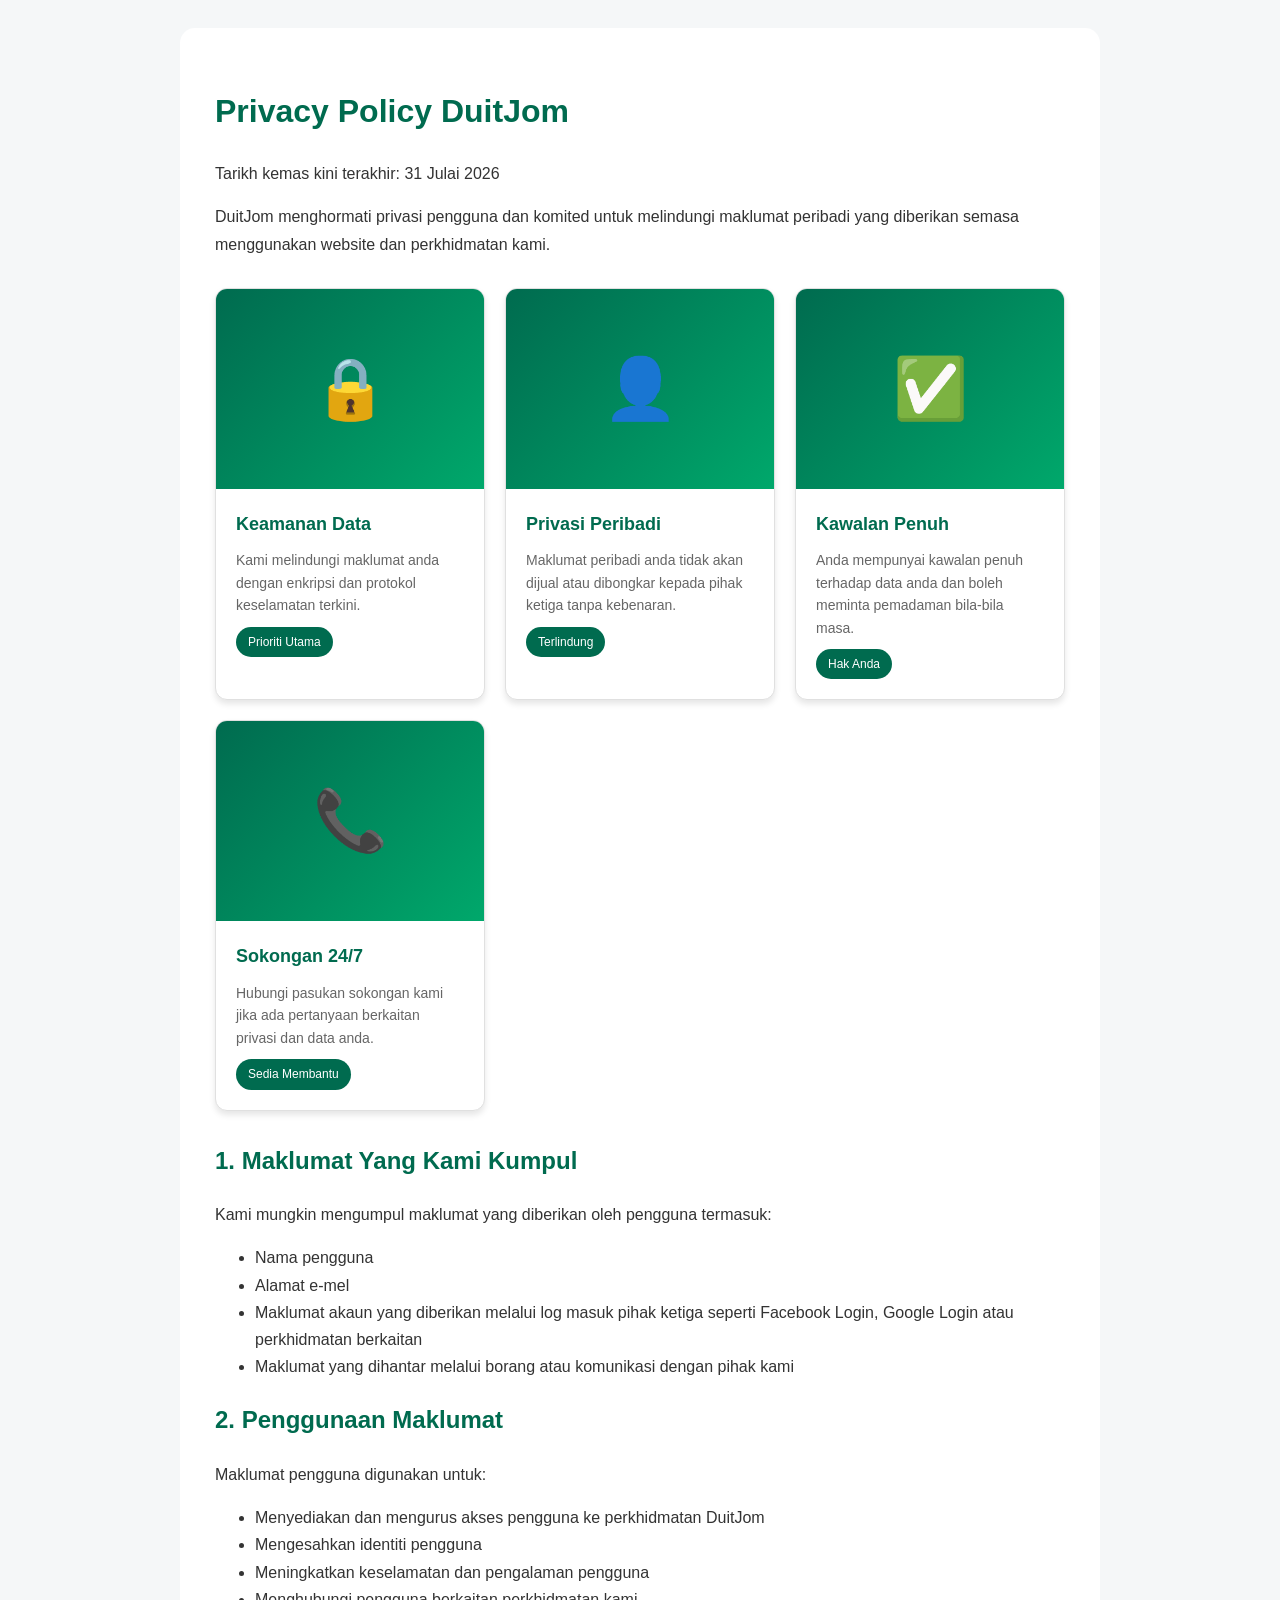
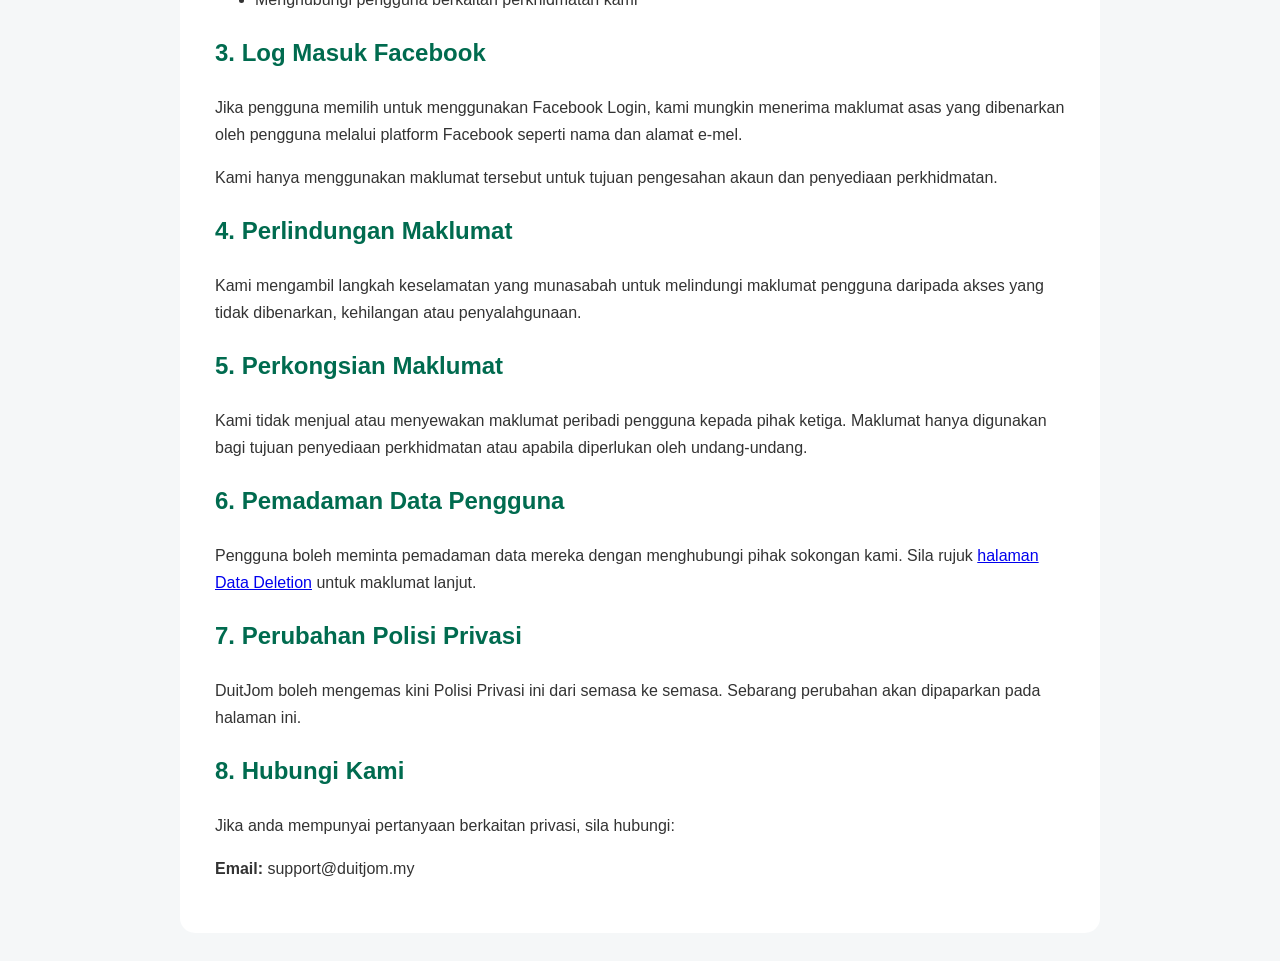
<file: page/privacy-policy.html>
<!DOCTYPE html>
<html lang="ms">
<head>
<meta charset="UTF-8">
<meta name="viewport" content="width=device-width, initial-scale=1.0">

<title>Privacy Policy - DuitJom</title>

<style>
body {
    font-family: Arial, sans-serif;
    background:#f5f7f8;
    color:#333;
    line-height:1.7;
    padding:20px;
}

.container {
    max-width:850px;
    margin:auto;
    background:white;
    padding:35px;
    border-radius:15px;
}

h1, h2 {
    color:#006b4f;
}

/* Overlay Card Styles */
.overlay-cards {
    display: grid;
    grid-template-columns: repeat(auto-fit, minmax(250px, 1fr));
    gap: 20px;
    margin: 30px 0;
}

.card {
    background: white;
    border-radius: 12px;
    overflow: hidden;
    box-shadow: 0 4px 6px rgba(0, 0, 0, 0.1);
    transition: transform 0.3s ease, box-shadow 0.3s ease;
    border: 1px solid #e0e0e0;
}

.card:hover {
    transform: translateY(-5px);
    box-shadow: 0 8px 12px rgba(0, 107, 79, 0.15);
}

.card-image {
    width: 100%;
    height: 200px;
    background: linear-gradient(135deg, #006b4f 0%, #00a86b 100%);
    display: flex;
    align-items: center;
    justify-content: center;
    font-size: 60px;
    color: white;
    overflow: hidden;
}

.card-image img {
    width: 100%;
    height: 100%;
    object-fit: cover;
}

.card-content {
    padding: 20px;
}

.card-title {
    color: #006b4f;
    font-size: 18px;
    font-weight: bold;
    margin: 0 0 10px 0;
}

.card-description {
    color: #666;
    font-size: 14px;
    margin: 0;
    line-height: 1.6;
}

.card-badge {
    display: inline-block;
    background: #006b4f;
    color: white;
    padding: 5px 12px;
    border-radius: 20px;
    font-size: 12px;
    margin-top: 10px;
}

</style>
</head>

<body>

<div class="container">

<h1>Privacy Policy DuitJom</h1>

<p>
Tarikh kemas kini terakhir: 31 Julai 2026
</p>

<p>
DuitJom menghormati privasi pengguna dan komited untuk melindungi maklumat peribadi yang diberikan semasa menggunakan website dan perkhidmatan kami.
</p>

<!-- Overlay Cards Section -->
<div class="overlay-cards">
    <div class="card">
        <div class="card-image">🔒</div>
        <div class="card-content">
            <h3 class="card-title">Keamanan Data</h3>
            <p class="card-description">Kami melindungi maklumat anda dengan enkripsi dan protokol keselamatan terkini.</p>
            <span class="card-badge">Prioriti Utama</span>
        </div>
    </div>

    <div class="card">
        <div class="card-image">👤</div>
        <div class="card-content">
            <h3 class="card-title">Privasi Peribadi</h3>
            <p class="card-description">Maklumat peribadi anda tidak akan dijual atau dibongkar kepada pihak ketiga tanpa kebenaran.</p>
            <span class="card-badge">Terlindung</span>
        </div>
    </div>

    <div class="card">
        <div class="card-image">✅</div>
        <div class="card-content">
            <h3 class="card-title">Kawalan Penuh</h3>
            <p class="card-description">Anda mempunyai kawalan penuh terhadap data anda dan boleh meminta pemadaman bila-bila masa.</p>
            <span class="card-badge">Hak Anda</span>
        </div>
    </div>

    <div class="card">
        <div class="card-image">📞</div>
        <div class="card-content">
            <h3 class="card-title">Sokongan 24/7</h3>
            <p class="card-description">Hubungi pasukan sokongan kami jika ada pertanyaan berkaitan privasi dan data anda.</p>
            <span class="card-badge">Sedia Membantu</span>
        </div>
    </div>
</div>

<h2>1. Maklumat Yang Kami Kumpul</h2>

<p>
Kami mungkin mengumpul maklumat yang diberikan oleh pengguna termasuk:
</p>

<ul>
<li>Nama pengguna</li>
<li>Alamat e-mel</li>
<li>Maklumat akaun yang diberikan melalui log masuk pihak ketiga seperti Facebook Login, Google Login atau perkhidmatan berkaitan</li>
<li>Maklumat yang dihantar melalui borang atau komunikasi dengan pihak kami</li>
</ul>


<h2>2. Penggunaan Maklumat</h2>

<p>
Maklumat pengguna digunakan untuk:
</p>

<ul>
<li>Menyediakan dan mengurus akses pengguna ke perkhidmatan DuitJom</li>
<li>Mengesahkan identiti pengguna</li>
<li>Meningkatkan keselamatan dan pengalaman pengguna</li>
<li>Menghubungi pengguna berkaitan perkhidmatan kami</li>
</ul>


<h2>3. Log Masuk Facebook</h2>

<p>
Jika pengguna memilih untuk menggunakan Facebook Login, kami mungkin menerima maklumat asas yang dibenarkan oleh pengguna melalui platform Facebook seperti nama dan alamat e-mel.
</p>

<p>
Kami hanya menggunakan maklumat tersebut untuk tujuan pengesahan akaun dan penyediaan perkhidmatan.
</p>


<h2>4. Perlindungan Maklumat</h2>

<p>
Kami mengambil langkah keselamatan yang munasabah untuk melindungi maklumat pengguna daripada akses yang tidak dibenarkan, kehilangan atau penyalahgunaan.
</p>


<h2>5. Perkongsian Maklumat</h2>

<p>
Kami tidak menjual atau menyewakan maklumat peribadi pengguna kepada pihak ketiga.
Maklumat hanya digunakan bagi tujuan penyediaan perkhidmatan atau apabila diperlukan oleh undang-undang.
</p>


<h2>6. Pemadaman Data Pengguna</h2>

<p>
Pengguna boleh meminta pemadaman data mereka dengan menghubungi pihak sokongan kami.
Sila rujuk <a href="data-deletion.html">halaman Data Deletion</a> untuk maklumat lanjut.
</p>


<h2>7. Perubahan Polisi Privasi</h2>

<p>
DuitJom boleh mengemas kini Polisi Privasi ini dari semasa ke semasa.
Sebarang perubahan akan dipaparkan pada halaman ini.
</p>


<h2>8. Hubungi Kami</h2>

<p>
Jika anda mempunyai pertanyaan berkaitan privasi, sila hubungi:
</p>

<p>
<strong>Email:</strong> support@duitjom.my
</p>

</div>

</body>
</html>
</file>
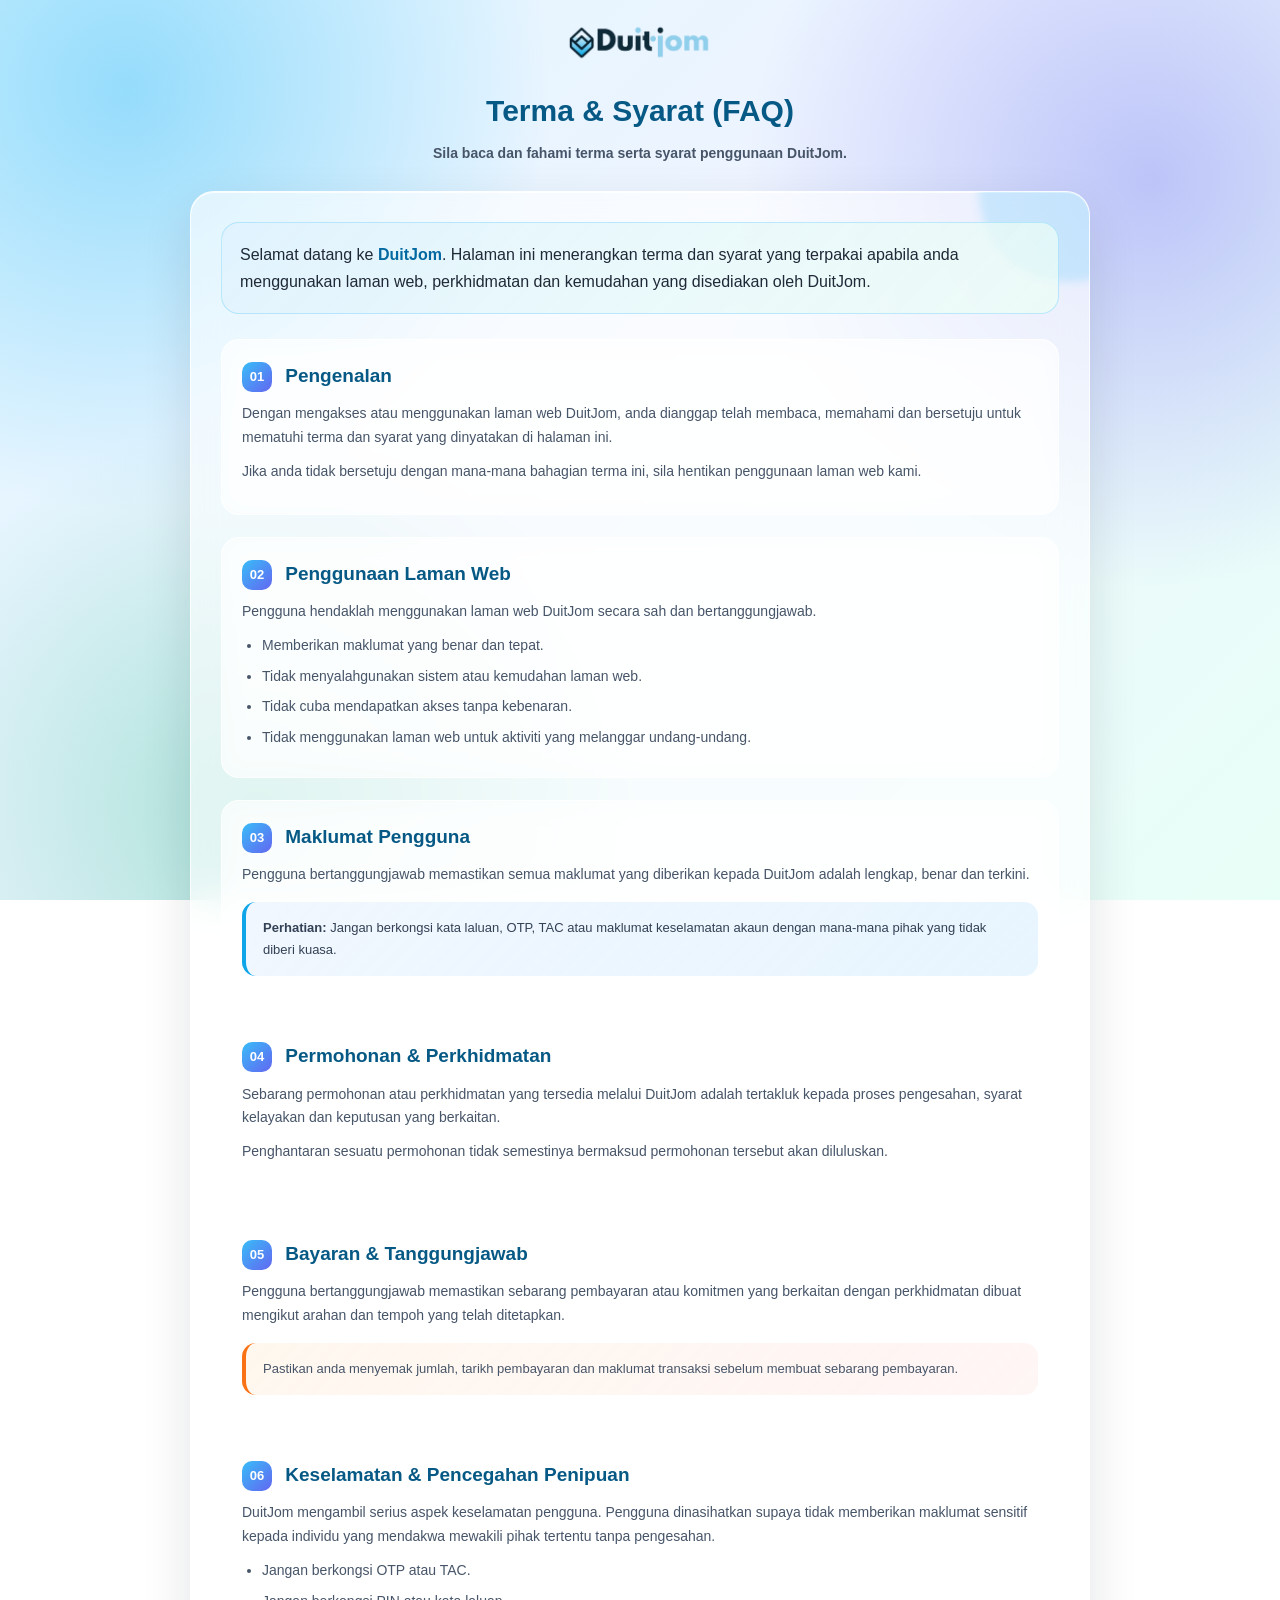
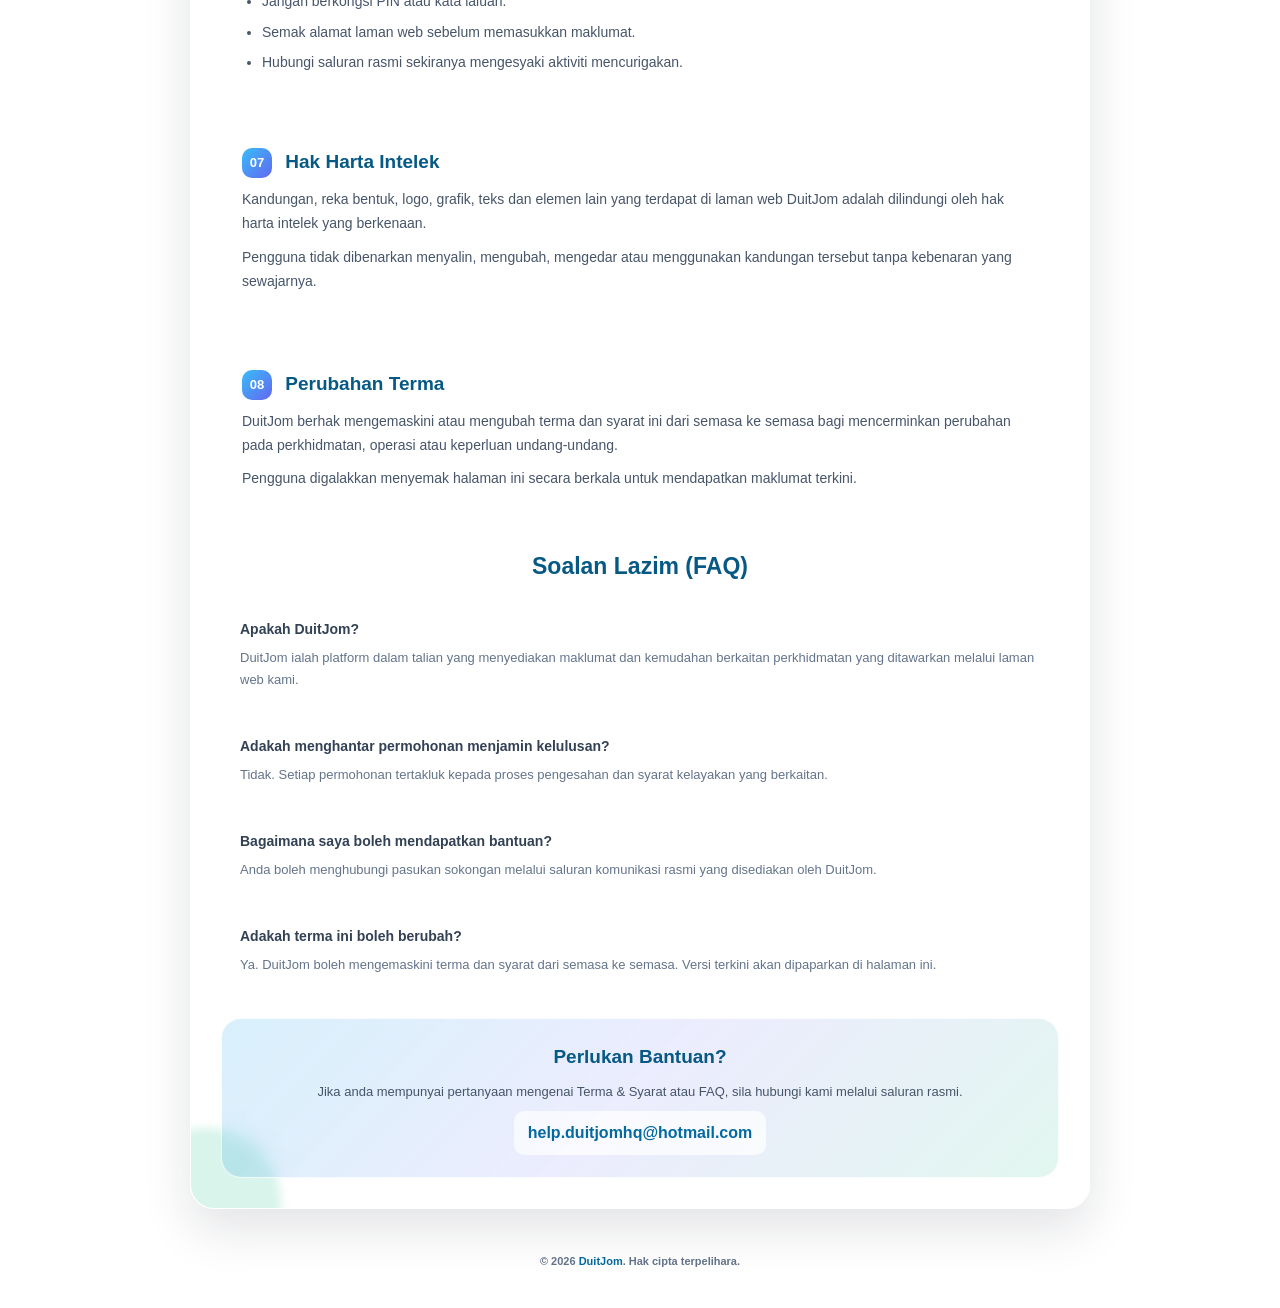
<file: page/term-conditional.html>
<!DOCTYPE html>
<html lang="ms">
<head>
<meta charset="UTF-8">
<meta name="viewport" content="width=device-width, initial-scale=1.0">

<title>Terma & Syarat (FAQ) - DuitJom</title>

<style>

* {
    box-sizing: border-box;
    margin: 0;
    padding: 0;
}

body {
    font-family: Arial, sans-serif;
    min-height: 100vh;
    color: #1f2937;
    line-height: 1.7;

    background:
        radial-gradient(circle at 10% 10%, rgba(56, 189, 248, 0.45), transparent 30%),
        radial-gradient(circle at 90% 20%, rgba(99, 102, 241, 0.35), transparent 30%),
        radial-gradient(circle at 20% 90%, rgba(16, 185, 129, 0.30), transparent 30%),
        linear-gradient(135deg, #dff6ff, #eef4ff 45%, #e8fff7);

    background-attachment: fixed;
    padding: 20px;
}

/* ==============================
   MAIN CONTAINER
============================== */

.container {
    width: 100%;
    max-width: 900px;
    margin: 0 auto;
}

/* ==============================
   HEADER
============================== */

.header {
    text-align: center;
    margin-bottom: 25px;
}

.logo {
    width: 150px;
    max-width: 60%;
    height: auto;
    object-fit: contain;
    margin-bottom: 12px;
}

.header h1 {
    color: #075985;
    font-size: 30px;
    font-weight: 800;
    margin-bottom: 6px;
}

.header p {
    color: #475569;
    font-size: 14px;
    font-weight: 600;
}

/* ==============================
   GLASS MAIN CARD
============================== */

.glass-card {
    position: relative;
    overflow: hidden;

    background: rgba(255, 255, 255, 0.62);

    border: 1px solid rgba(255, 255, 255, 0.75);

    backdrop-filter: blur(18px);
    -webkit-backdrop-filter: blur(18px);

    border-radius: 24px;

    padding: 30px;

    box-shadow:
        0 20px 50px rgba(15, 23, 42, 0.12),
        inset 0 1px 0 rgba(255, 255, 255, 0.8);
}

/* ==============================
   DECORATIVE GLASS CIRCLES
============================== */

.glass-card::before {
    content: "";
    position: absolute;

    width: 180px;
    height: 180px;

    top: -90px;
    right: -70px;

    background: rgba(56, 189, 248, 0.20);

    border-radius: 50%;

    filter: blur(5px);

    pointer-events: none;
}

.glass-card::after {
    content: "";
    position: absolute;

    width: 150px;
    height: 150px;

    bottom: -70px;
    left: -60px;

    background: rgba(16, 185, 129, 0.16);

    border-radius: 50%;

    filter: blur(5px);

    pointer-events: none;
}

/* ==============================
   INTRO BOX
============================== */

.intro-box {
    position: relative;
    z-index: 2;

    padding: 18px;

    border-radius: 18px;

    background:
        linear-gradient(
            135deg,
            rgba(224, 242, 254, 0.85),
            rgba(236, 253, 245, 0.75)
        );

    border: 1px solid rgba(125, 211, 252, 0.45);

    margin-bottom: 25px;
}

.intro-box strong {
    color: #0369a1;
}

/* ==============================
   SECTION
============================== */

.section {
    position: relative;
    z-index: 2;

    margin-top: 22px;

    padding: 20px;

    border-radius: 18px;

    background: rgba(255, 255, 255, 0.48);

    border: 1px solid rgba(255, 255, 255, 0.75);

    backdrop-filter: blur(12px);
    -webkit-backdrop-filter: blur(12px);

    transition: transform 0.2s ease,
                box-shadow 0.2s ease;
}

.section:hover {
    transform: translateY(-2px);

    box-shadow:
        0 12px 30px rgba(15, 23, 42, 0.08);
}

/* ==============================
   SECTION TITLE
============================== */

.section h2 {
    color: #075985;

    font-size: 19px;

    margin-bottom: 10px;

    font-weight: 800;
}

.section h2 span {
    display: inline-flex;

    align-items: center;
    justify-content: center;

    width: 30px;
    height: 30px;

    margin-right: 8px;

    border-radius: 10px;

    background: linear-gradient(
        135deg,
        #38bdf8,
        #6366f1
    );

    color: white;

    font-size: 13px;

    vertical-align: middle;
}

.section p {
    font-size: 14px;

    color: #475569;

    margin-bottom: 10px;
}

.section ul {
    margin-left: 20px;

    color: #475569;

    font-size: 14px;
}

.section li {
    margin-bottom: 7px;
}

/* ==============================
   HIGHLIGHT BOX
============================== */

.highlight {
    margin-top: 15px;

    padding: 15px 17px;

    border-radius: 14px;

    background: linear-gradient(
        135deg,
        rgba(239, 246, 255, 0.9),
        rgba(224, 242, 254, 0.75)
    );

    border-left: 4px solid #0ea5e9;

    font-size: 13px;

    color: #334155;
}

/* ==============================
   WARNING BOX
============================== */

.warning {
    margin-top: 15px;

    padding: 15px 17px;

    border-radius: 14px;

    background: linear-gradient(
        135deg,
        rgba(255, 247, 237, 0.90),
        rgba(254, 242, 242, 0.75)
    );

    border-left: 4px solid #f97316;

    font-size: 13px;

    color: #475569;
}

/* ==============================
   FAQ
============================== */

.faq {
    position: relative;
    z-index: 2;

    margin-top: 25px;
}

.faq-title {
    text-align: center;

    color: #075985;

    font-size: 23px;

    font-weight: 800;

    margin-bottom: 15px;
}

.faq-item {
    padding: 16px 18px;

    margin-bottom: 10px;

    border-radius: 15px;

    background: rgba(255, 255, 255, 0.60);

    border: 1px solid rgba(255, 255, 255, 0.80);

    backdrop-filter: blur(10px);
    -webkit-backdrop-filter: blur(10px);
}

.faq-item h3 {
    color: #334155;

    font-size: 14px;

    margin-bottom: 5px;

    font-weight: 800;
}

.faq-item p {
    color: #64748b;

    font-size: 13px;
}

/* ==============================
   CONTACT
============================== */

.contact-box {
    position: relative;
    z-index: 2;

    margin-top: 25px;

    padding: 22px;

    text-align: center;

    border-radius: 20px;

    background:
        linear-gradient(
            135deg,
            rgba(14, 165, 233, 0.16),
            rgba(99, 102, 241, 0.12),
            rgba(16, 185, 129, 0.12)
        );

    border: 1px solid rgba(255, 255, 255, 0.80);

    backdrop-filter: blur(14px);
    -webkit-backdrop-filter: blur(14px);
}

.contact-box h2 {
    color: #075985;

    font-size: 19px;

    margin-bottom: 8px;
}

.contact-box p {
    font-size: 13px;

    color: #475569;
}

.email {
    display: inline-block;

    margin-top: 8px;

    padding: 8px 14px;

    border-radius: 10px;

    background: rgba(255, 255, 255, 0.70);

    color: #0369a1;

    font-weight: 800;

    word-break: break-all;
}

/* ==============================
   FOOTER
============================== */

.footer {
    text-align: center;

    margin-top: 25px;

    padding: 18px;

    color: #64748b;

    font-size: 11px;

    font-weight: 600;
}

.footer strong {
    color: #0369a1;
}

/* ==============================
   MOBILE
============================== */

@media (max-width: 600px) {

    body {
        padding: 12px;
    }

    .glass-card {
        padding: 18px;

        border-radius: 20px;
    }

    .header h1 {
        font-size: 24px;
    }

    .header p {
        font-size: 12px;
    }

    .section {
        padding: 16px;
    }

    .section h2 {
        font-size: 17px;
    }

    .section p,
    .section ul {
        font-size: 13px;
    }

    .faq-title {
        font-size: 20px;
    }

}

</style>
</head>

<body>

<div class="container">

    <!-- ==============================
         HEADER
    =============================== -->

    <div class="header">

        <img
            src="../IMG_6715.png"
            alt="DuitJom Logo"
            class="logo"
        >

        <h1>Terma & Syarat (FAQ)</h1>

        <p>
            Sila baca dan fahami terma serta syarat penggunaan DuitJom.
        </p>

    </div>


    <!-- ==============================
         MAIN GLASS CARD
    =============================== -->

    <div class="glass-card">

        <!-- INTRO -->

        <div class="intro-box">

            <p>
                Selamat datang ke <strong>DuitJom</strong>.
                Halaman ini menerangkan terma dan syarat yang
                terpakai apabila anda menggunakan laman web,
                perkhidmatan dan kemudahan yang disediakan oleh DuitJom.
            </p>

        </div>


        <!-- SECTION 1 -->

        <div class="section">

            <h2>
                <span>01</span>
                Pengenalan
            </h2>

            <p>
                Dengan mengakses atau menggunakan laman web DuitJom,
                anda dianggap telah membaca, memahami dan bersetuju
                untuk mematuhi terma dan syarat yang dinyatakan
                di halaman ini.
            </p>

            <p>
                Jika anda tidak bersetuju dengan mana-mana bahagian
                terma ini, sila hentikan penggunaan laman web kami.
            </p>

        </div>


        <!-- SECTION 2 -->

        <div class="section">

            <h2>
                <span>02</span>
                Penggunaan Laman Web
            </h2>

            <p>
                Pengguna hendaklah menggunakan laman web DuitJom
                secara sah dan bertanggungjawab.
            </p>

            <ul>

                <li>
                    Memberikan maklumat yang benar dan tepat.
                </li>

                <li>
                    Tidak menyalahgunakan sistem atau kemudahan laman web.
                </li>

                <li>
                    Tidak cuba mendapatkan akses tanpa kebenaran.
                </li>

                <li>
                    Tidak menggunakan laman web untuk aktiviti yang
                    melanggar undang-undang.
                </li>

            </ul>

        </div>


        <!-- SECTION 3 -->

        <div class="section">

            <h2>
                <span>03</span>
                Maklumat Pengguna
            </h2>

            <p>
                Pengguna bertanggungjawab memastikan semua maklumat
                yang diberikan kepada DuitJom adalah lengkap, benar
                dan terkini.
            </p>

            <div class="highlight">

                <strong>Perhatian:</strong>

                Jangan berkongsi kata laluan, OTP, TAC atau maklumat
                keselamatan akaun dengan mana-mana pihak yang tidak
                diberi kuasa.

            </div>

        </div>


        <!-- SECTION 4 -->

        <div class="section">

            <h2>
                <span>04</span>
                Permohonan & Perkhidmatan
            </h2>

            <p>
                Sebarang permohonan atau perkhidmatan yang tersedia
                melalui DuitJom adalah tertakluk kepada proses
                pengesahan, syarat kelayakan dan keputusan yang
                berkaitan.
            </p>

            <p>
                Penghantaran sesuatu permohonan tidak semestinya
                bermaksud permohonan tersebut akan diluluskan.
            </p>

        </div>


        <!-- SECTION 5 -->

        <div class="section">

            <h2>
                <span>05</span>
                Bayaran & Tanggungjawab
            </h2>

            <p>
                Pengguna bertanggungjawab memastikan sebarang
                pembayaran atau komitmen yang berkaitan dengan
                perkhidmatan dibuat mengikut arahan dan tempoh
                yang telah ditetapkan.
            </p>

            <div class="warning">

                Pastikan anda menyemak jumlah, tarikh pembayaran
                dan maklumat transaksi sebelum membuat sebarang
                pembayaran.

            </div>

        </div>


        <!-- SECTION 6 -->

        <div class="section">

            <h2>
                <span>06</span>
                Keselamatan & Pencegahan Penipuan
            </h2>

            <p>
                DuitJom mengambil serius aspek keselamatan pengguna.
                Pengguna dinasihatkan supaya tidak memberikan
                maklumat sensitif kepada individu yang mendakwa
                mewakili pihak tertentu tanpa pengesahan.
            </p>

            <ul>

                <li>
                    Jangan berkongsi OTP atau TAC.
                </li>

                <li>
                    Jangan berkongsi PIN atau kata laluan.
                </li>

                <li>
                    Semak alamat laman web sebelum memasukkan maklumat.
                </li>

                <li>
                    Hubungi saluran rasmi sekiranya mengesyaki
                    aktiviti mencurigakan.
                </li>

            </ul>

        </div>


        <!-- SECTION 7 -->

        <div class="section">

            <h2>
                <span>07</span>
                Hak Harta Intelek
            </h2>

            <p>
                Kandungan, reka bentuk, logo, grafik, teks dan elemen
                lain yang terdapat di laman web DuitJom adalah
                dilindungi oleh hak harta intelek yang berkenaan.
            </p>

            <p>
                Pengguna tidak dibenarkan menyalin, mengubah,
                mengedar atau menggunakan kandungan tersebut
                tanpa kebenaran yang sewajarnya.
            </p>

        </div>


        <!-- SECTION 8 -->

        <div class="section">

            <h2>
                <span>08</span>
                Perubahan Terma
            </h2>

            <p>
                DuitJom berhak mengemaskini atau mengubah terma
                dan syarat ini dari semasa ke semasa bagi
                mencerminkan perubahan pada perkhidmatan,
                operasi atau keperluan undang-undang.
            </p>

            <p>
                Pengguna digalakkan menyemak halaman ini secara
                berkala untuk mendapatkan maklumat terkini.
            </p>

        </div>


        <!-- ==============================
             FAQ
        =============================== -->

        <div class="faq">

            <div class="faq-title">
                Soalan Lazim (FAQ)
            </div>


            <div class="faq-item">

                <h3>
                    Apakah DuitJom?
                </h3>

                <p>
                    DuitJom ialah platform dalam talian yang
                    menyediakan maklumat dan kemudahan berkaitan
                    perkhidmatan yang ditawarkan melalui laman web kami.
                </p>

            </div>


            <div class="faq-item">

                <h3>
                    Adakah menghantar permohonan menjamin kelulusan?
                </h3>

                <p>
                    Tidak. Setiap permohonan tertakluk kepada
                    proses pengesahan dan syarat kelayakan yang
                    berkaitan.
                </p>

            </div>


            <div class="faq-item">

                <h3>
                    Bagaimana saya boleh mendapatkan bantuan?
                </h3>

                <p>
                    Anda boleh menghubungi pasukan sokongan melalui
                    saluran komunikasi rasmi yang disediakan oleh
                    DuitJom.
                </p>

            </div>


            <div class="faq-item">

                <h3>
                    Adakah terma ini boleh berubah?
                </h3>

                <p>
                    Ya. DuitJom boleh mengemaskini terma dan syarat
                    dari semasa ke semasa. Versi terkini akan
                    dipaparkan di halaman ini.
                </p>

            </div>

        </div>


        <!-- ==============================
             CONTACT
        =============================== -->

        <div class="contact-box">

            <h2>
                Perlukan Bantuan?
            </h2>

            <p>
                Jika anda mempunyai pertanyaan mengenai
                Terma & Syarat atau FAQ, sila hubungi kami
                melalui saluran rasmi.
            </p>

            <div class="email">
                help.duitjomhq@hotmail.com
            </div>

        </div>

    </div>


    <!-- ==============================
         FOOTER
    =============================== -->

    <div class="footer">

        &copy; 2026
        <strong>DuitJom</strong>.
        Hak cipta terpelihara.

    </div>

</div>

</body>
</html>
</file>
